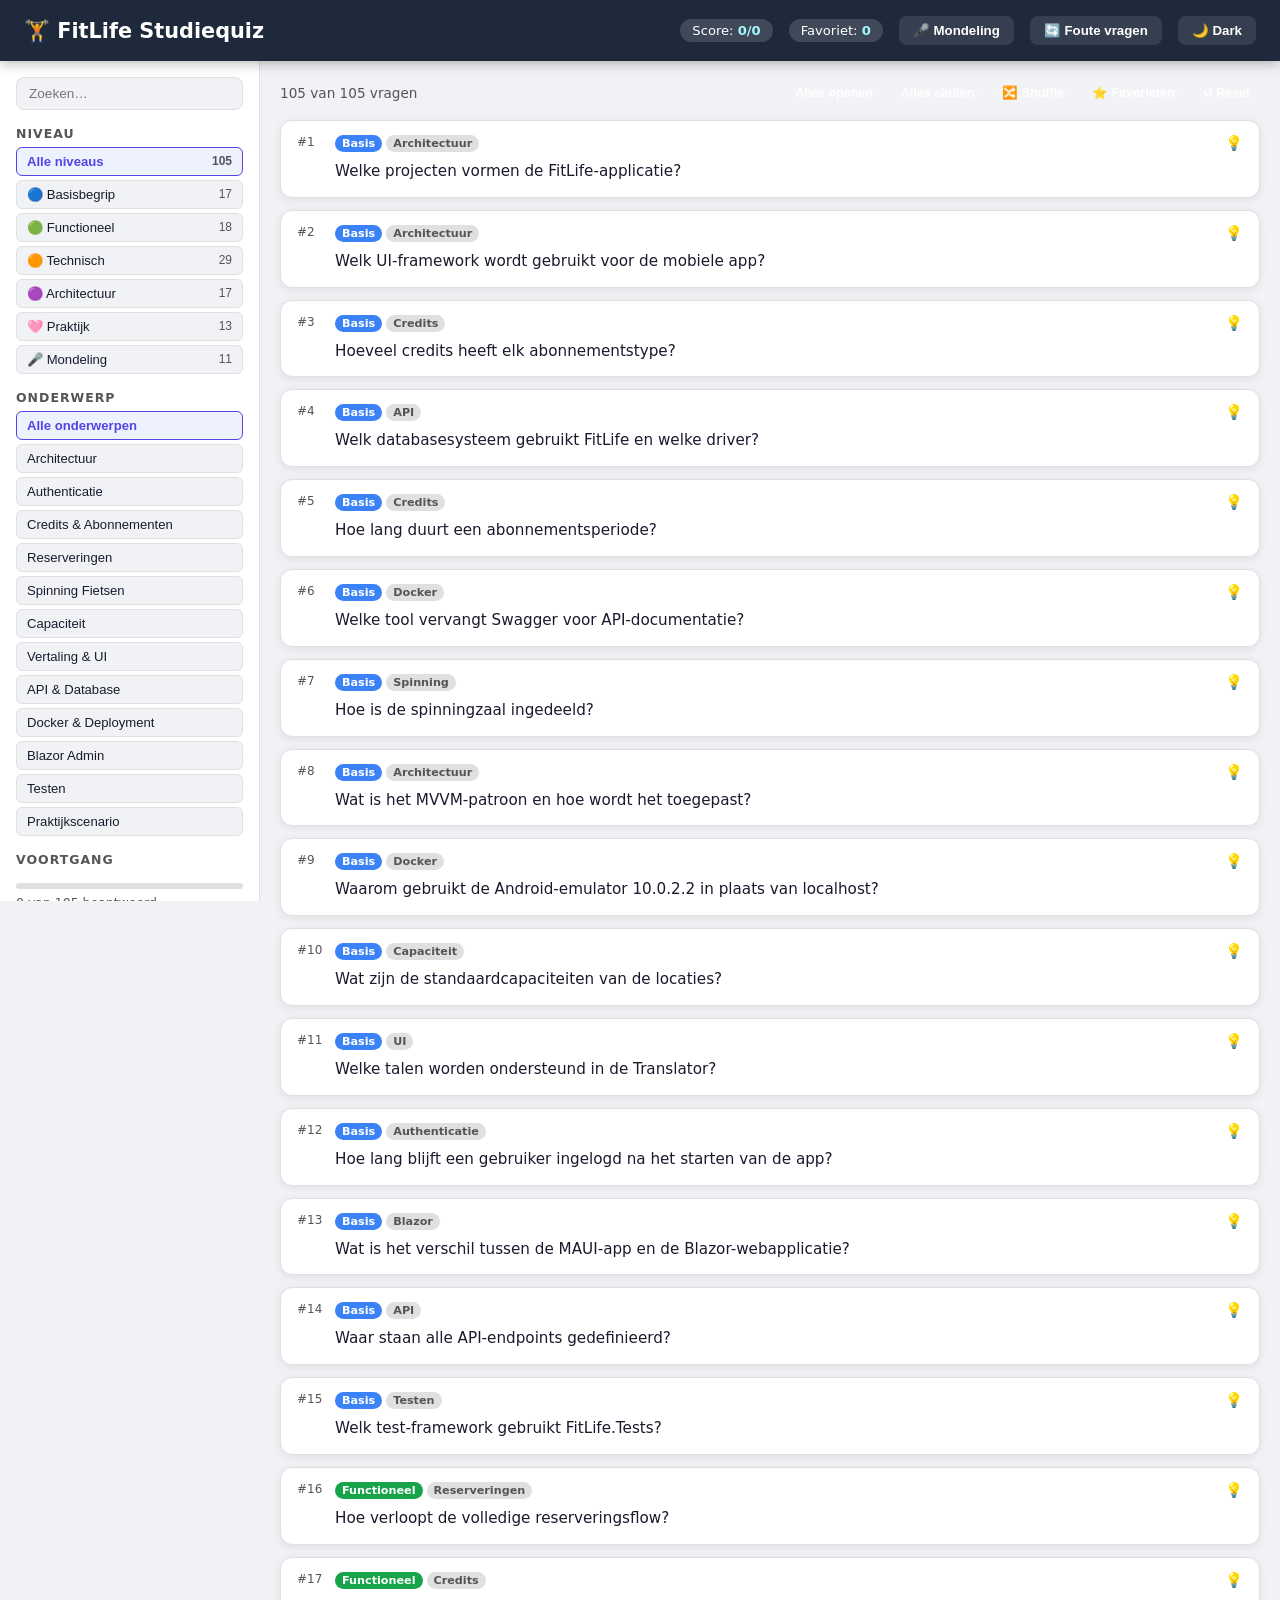
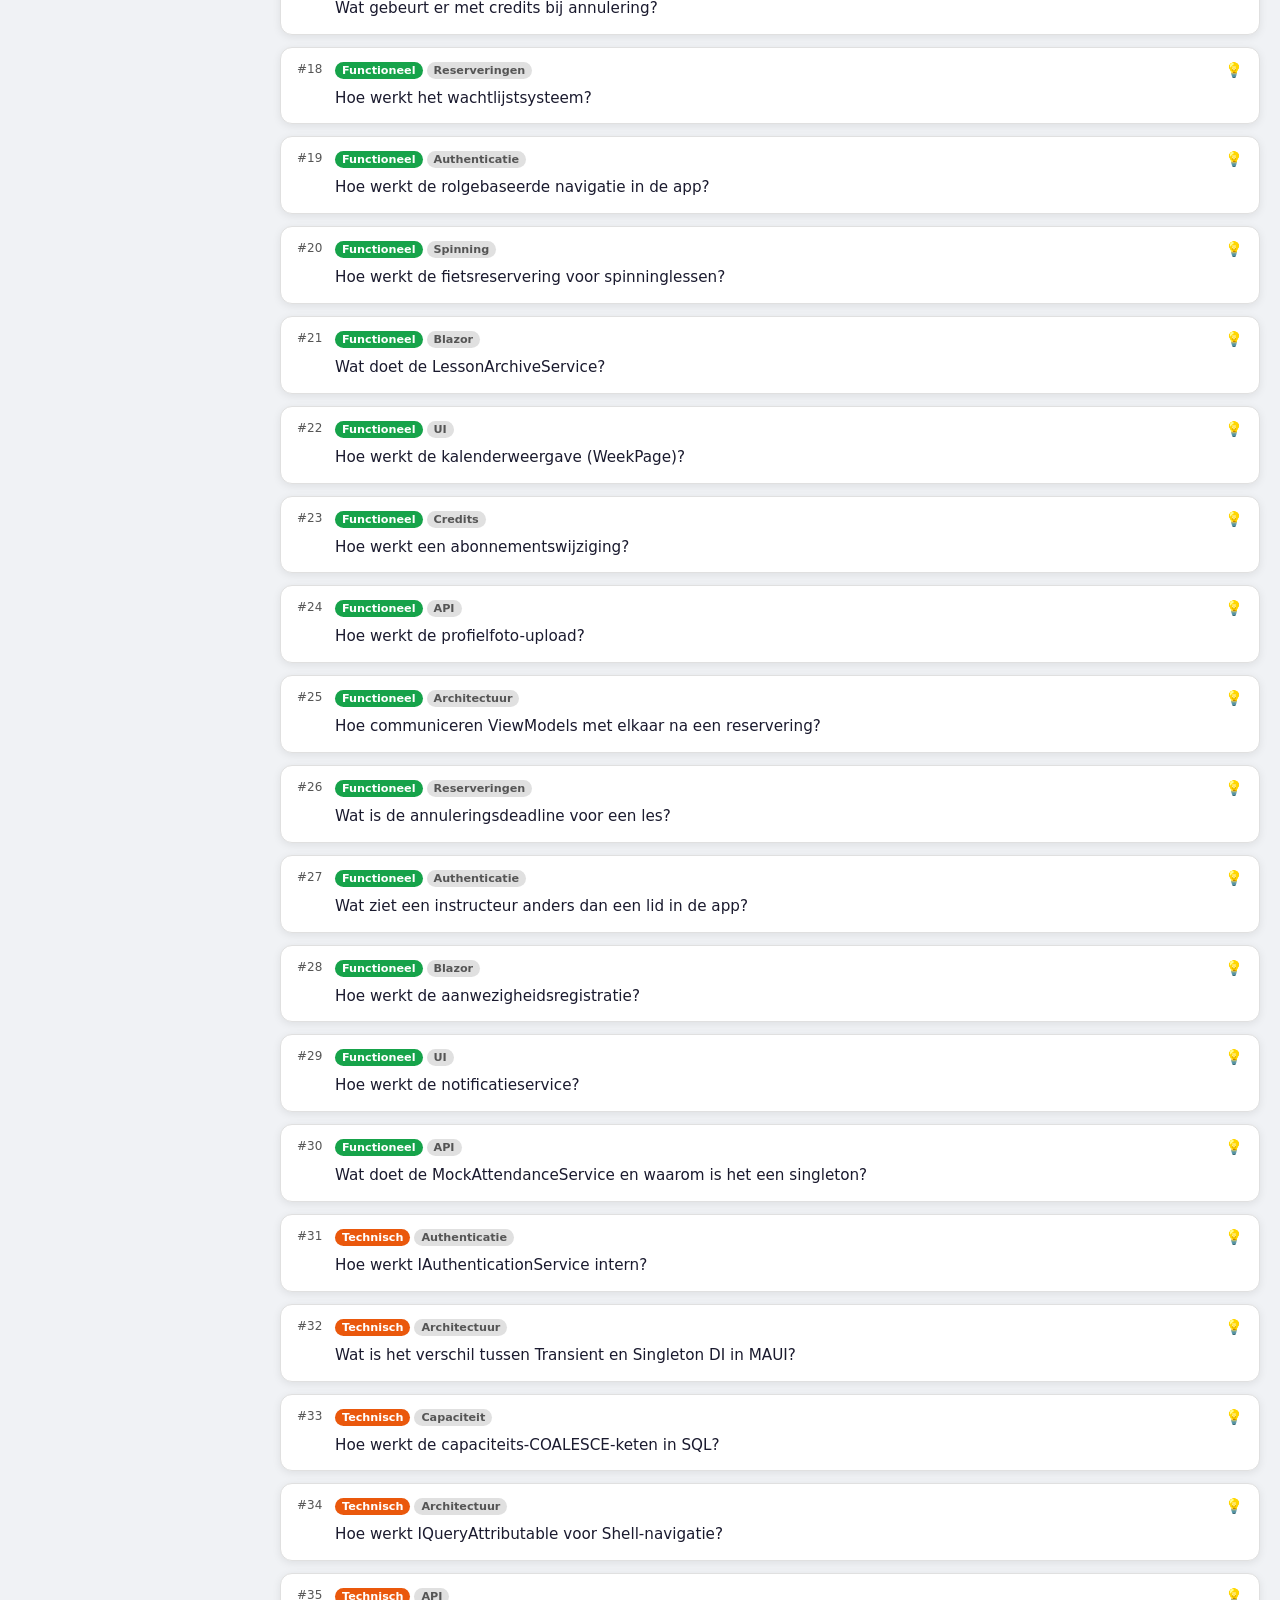
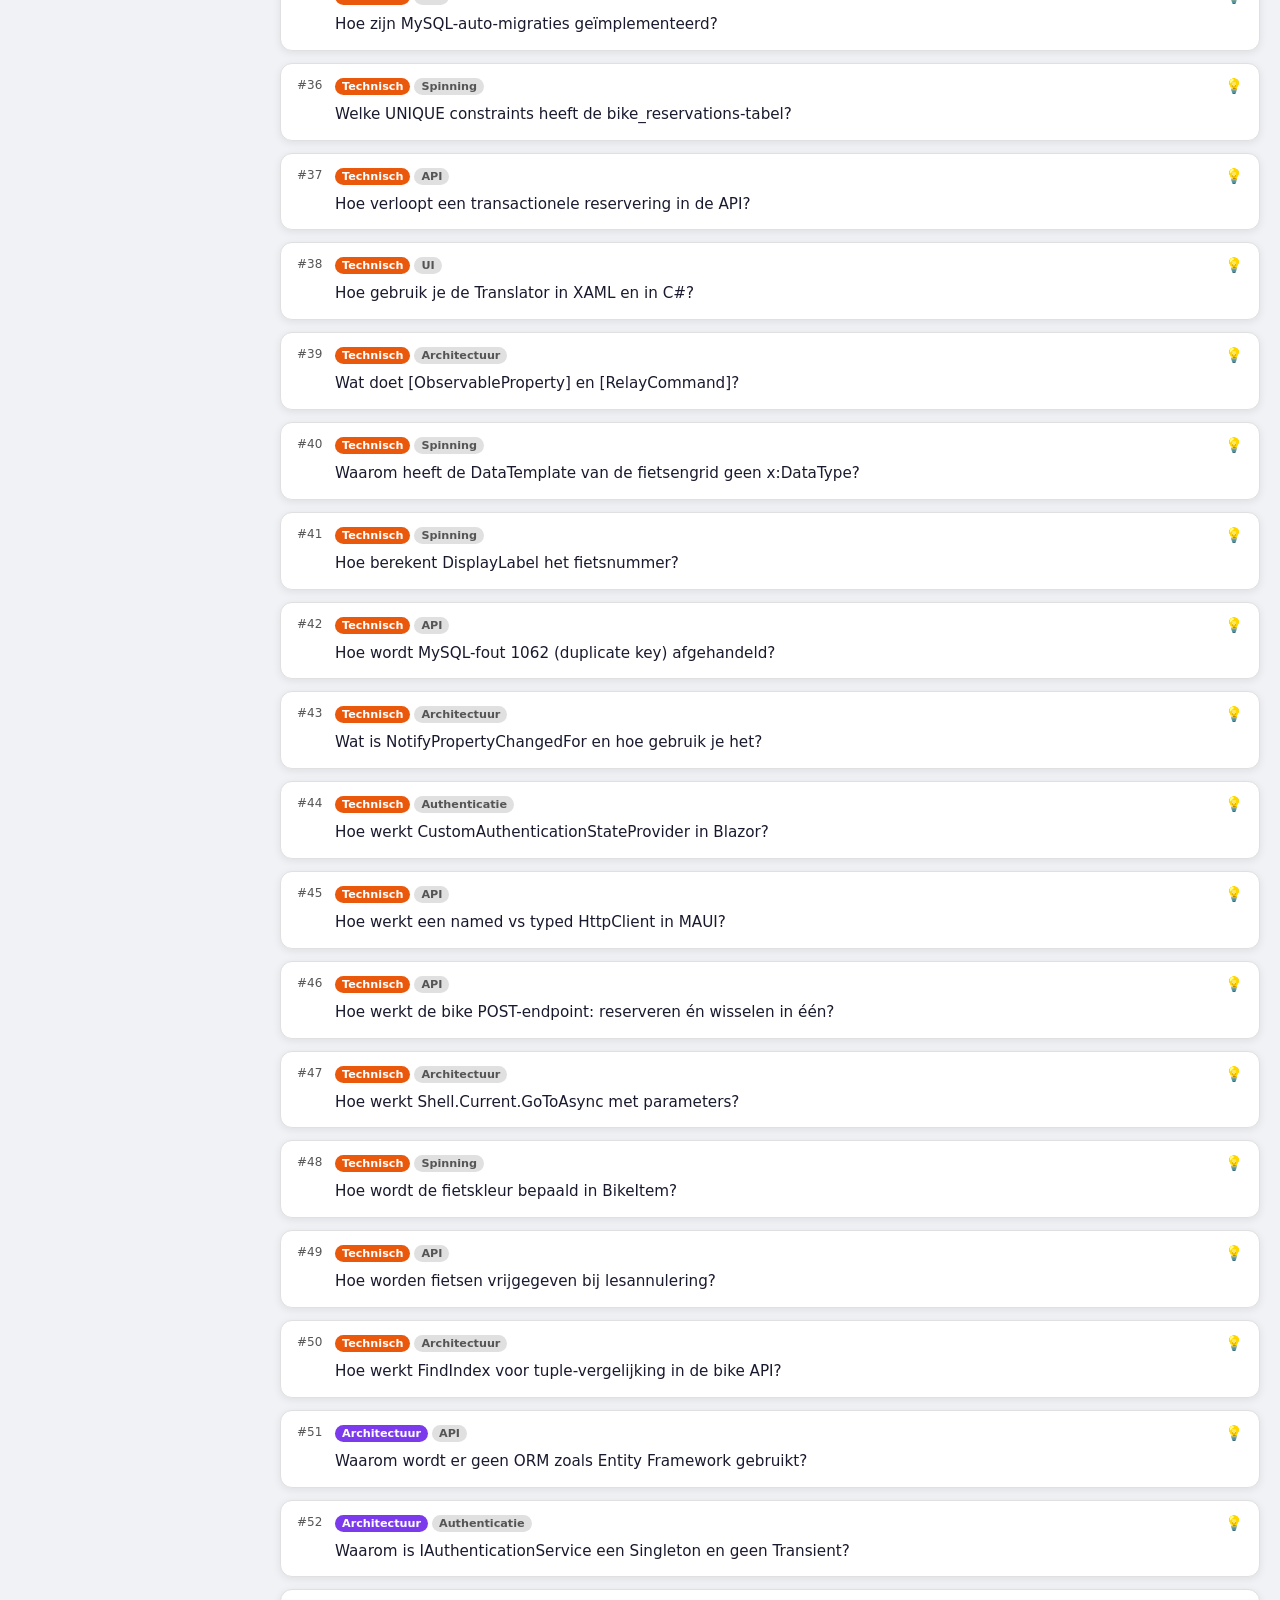
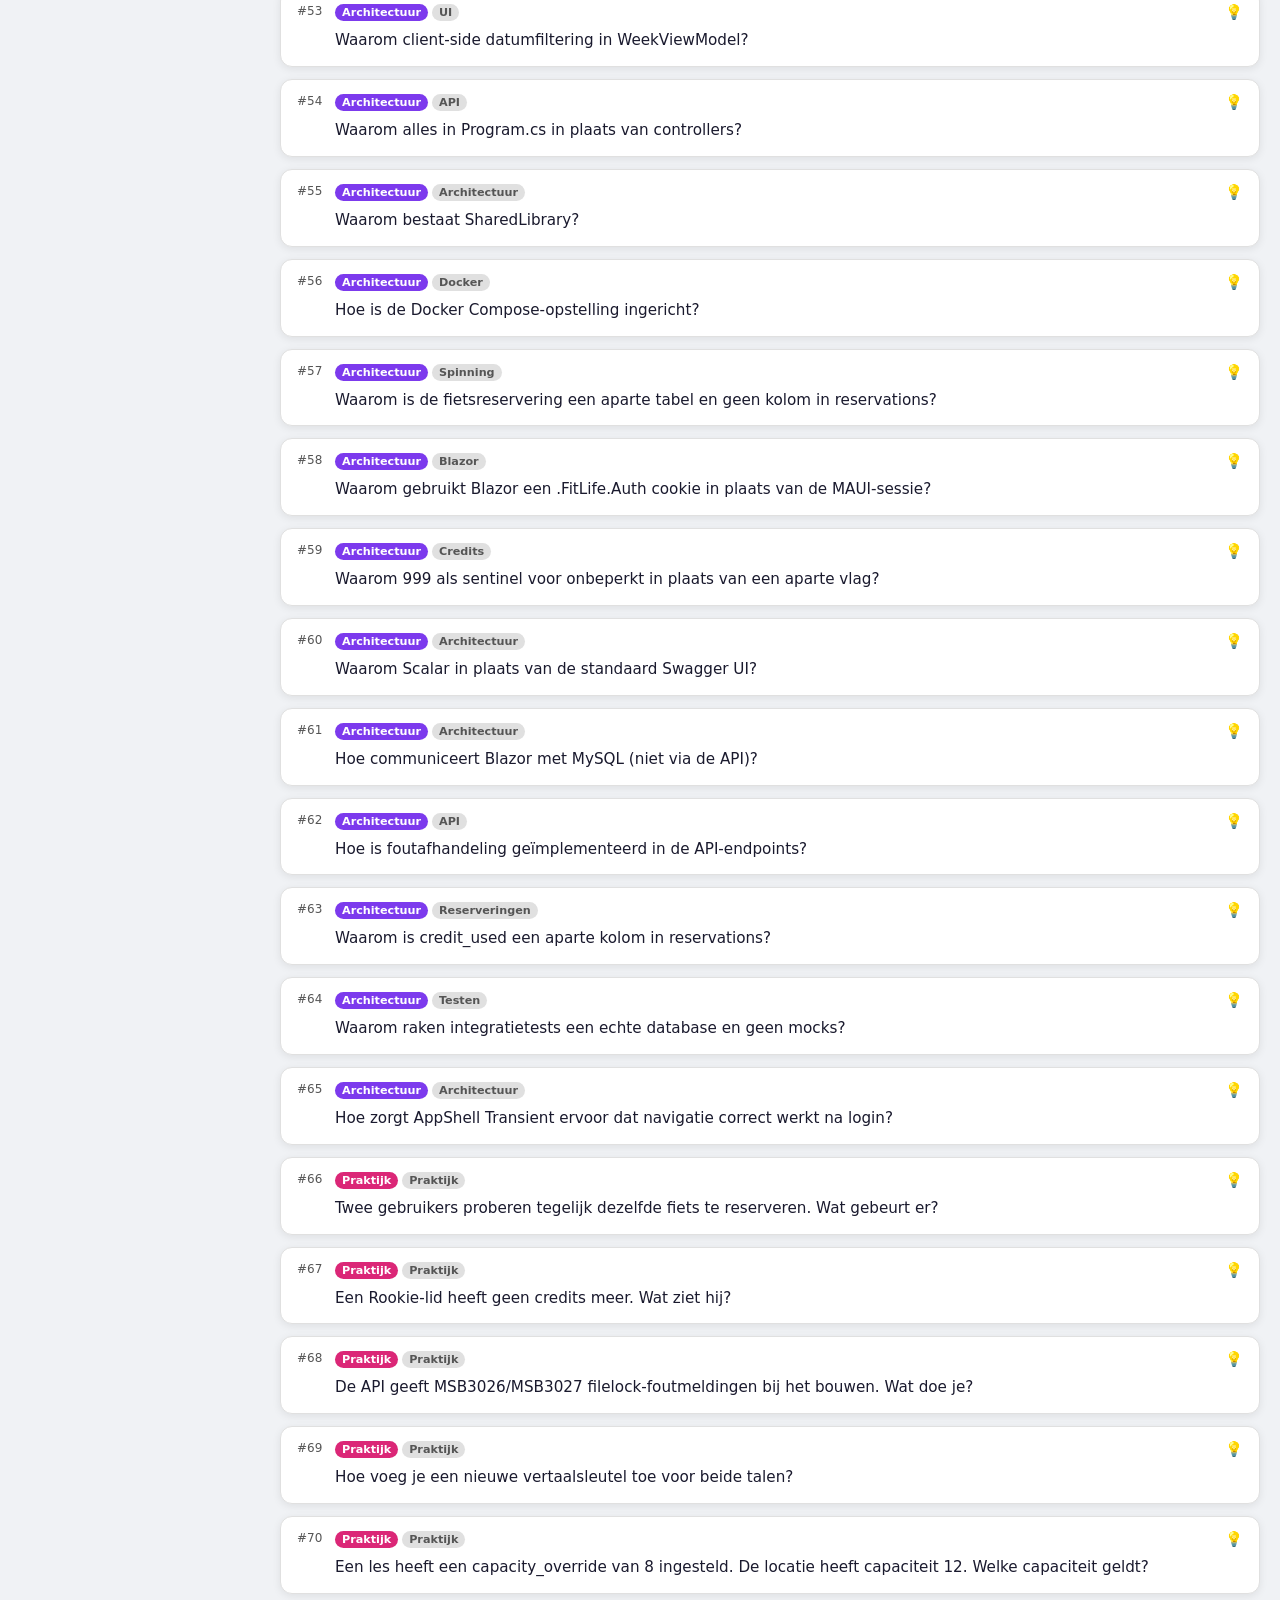
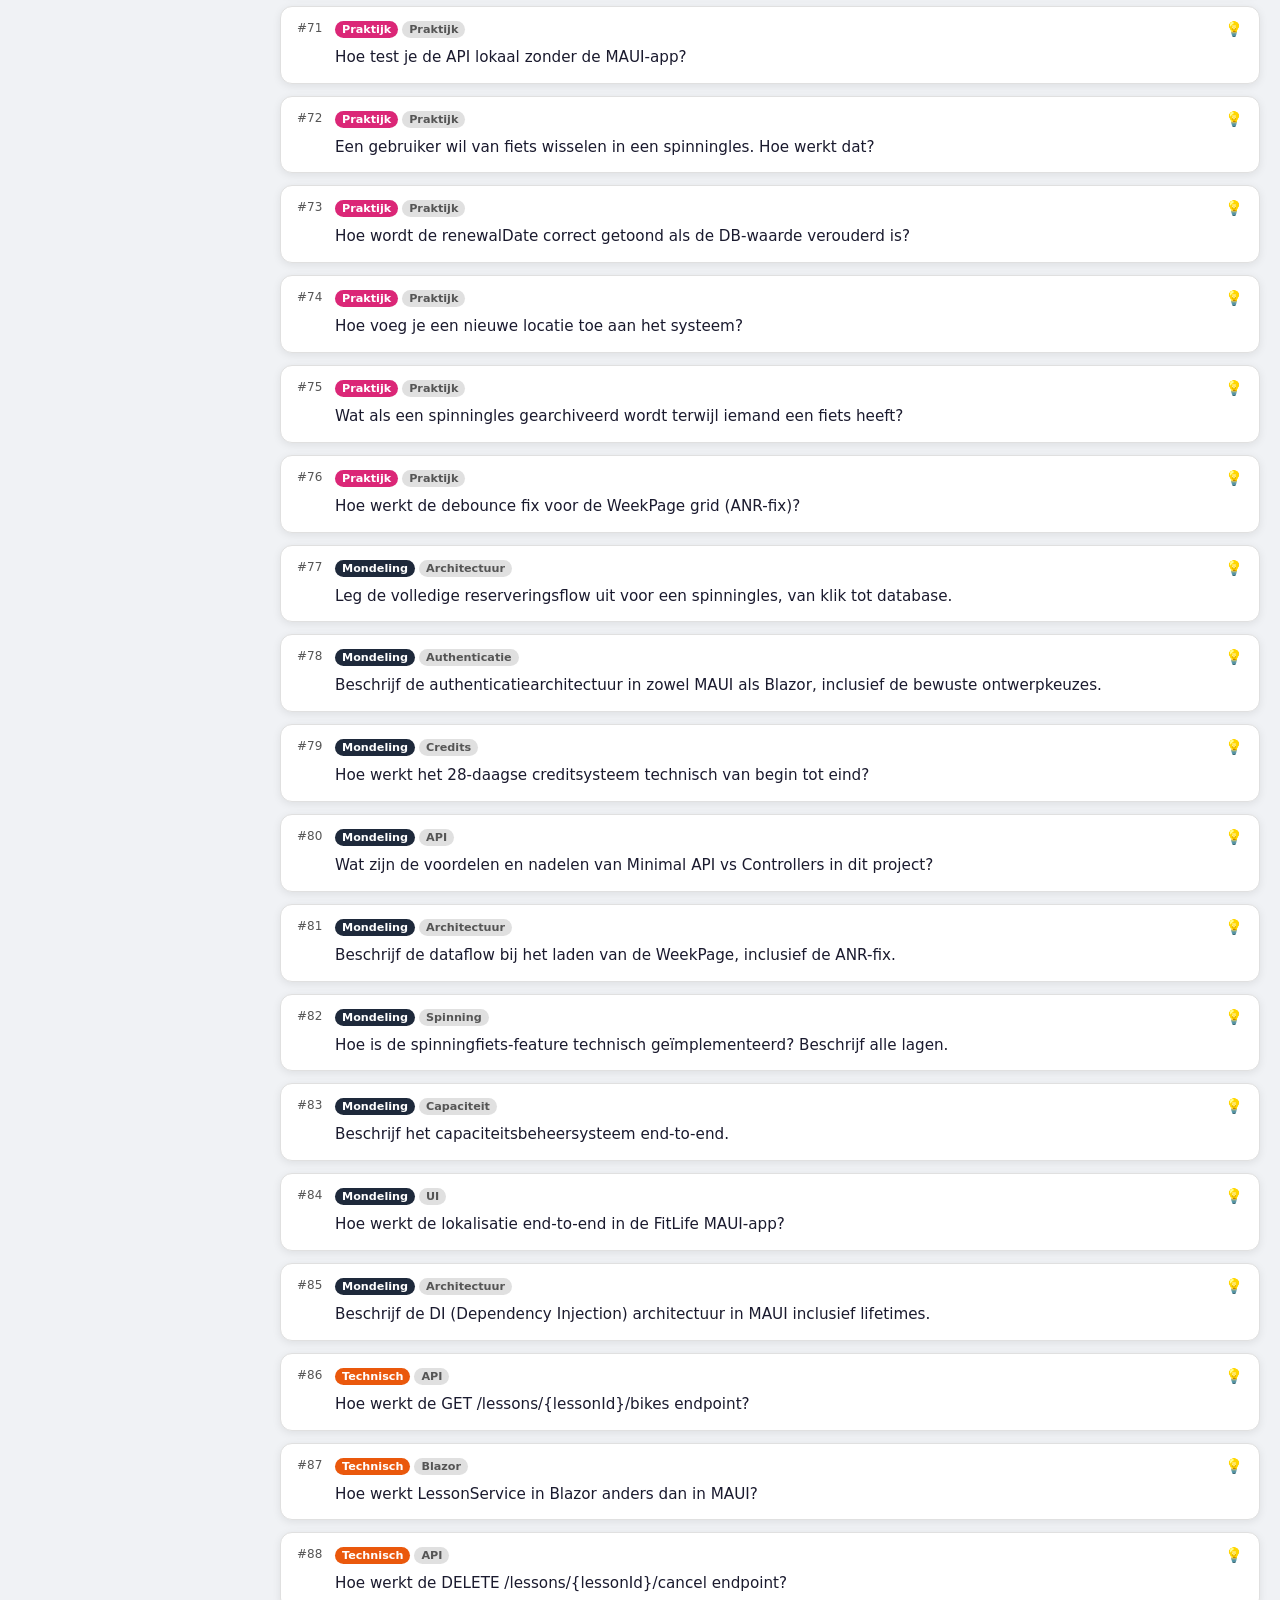
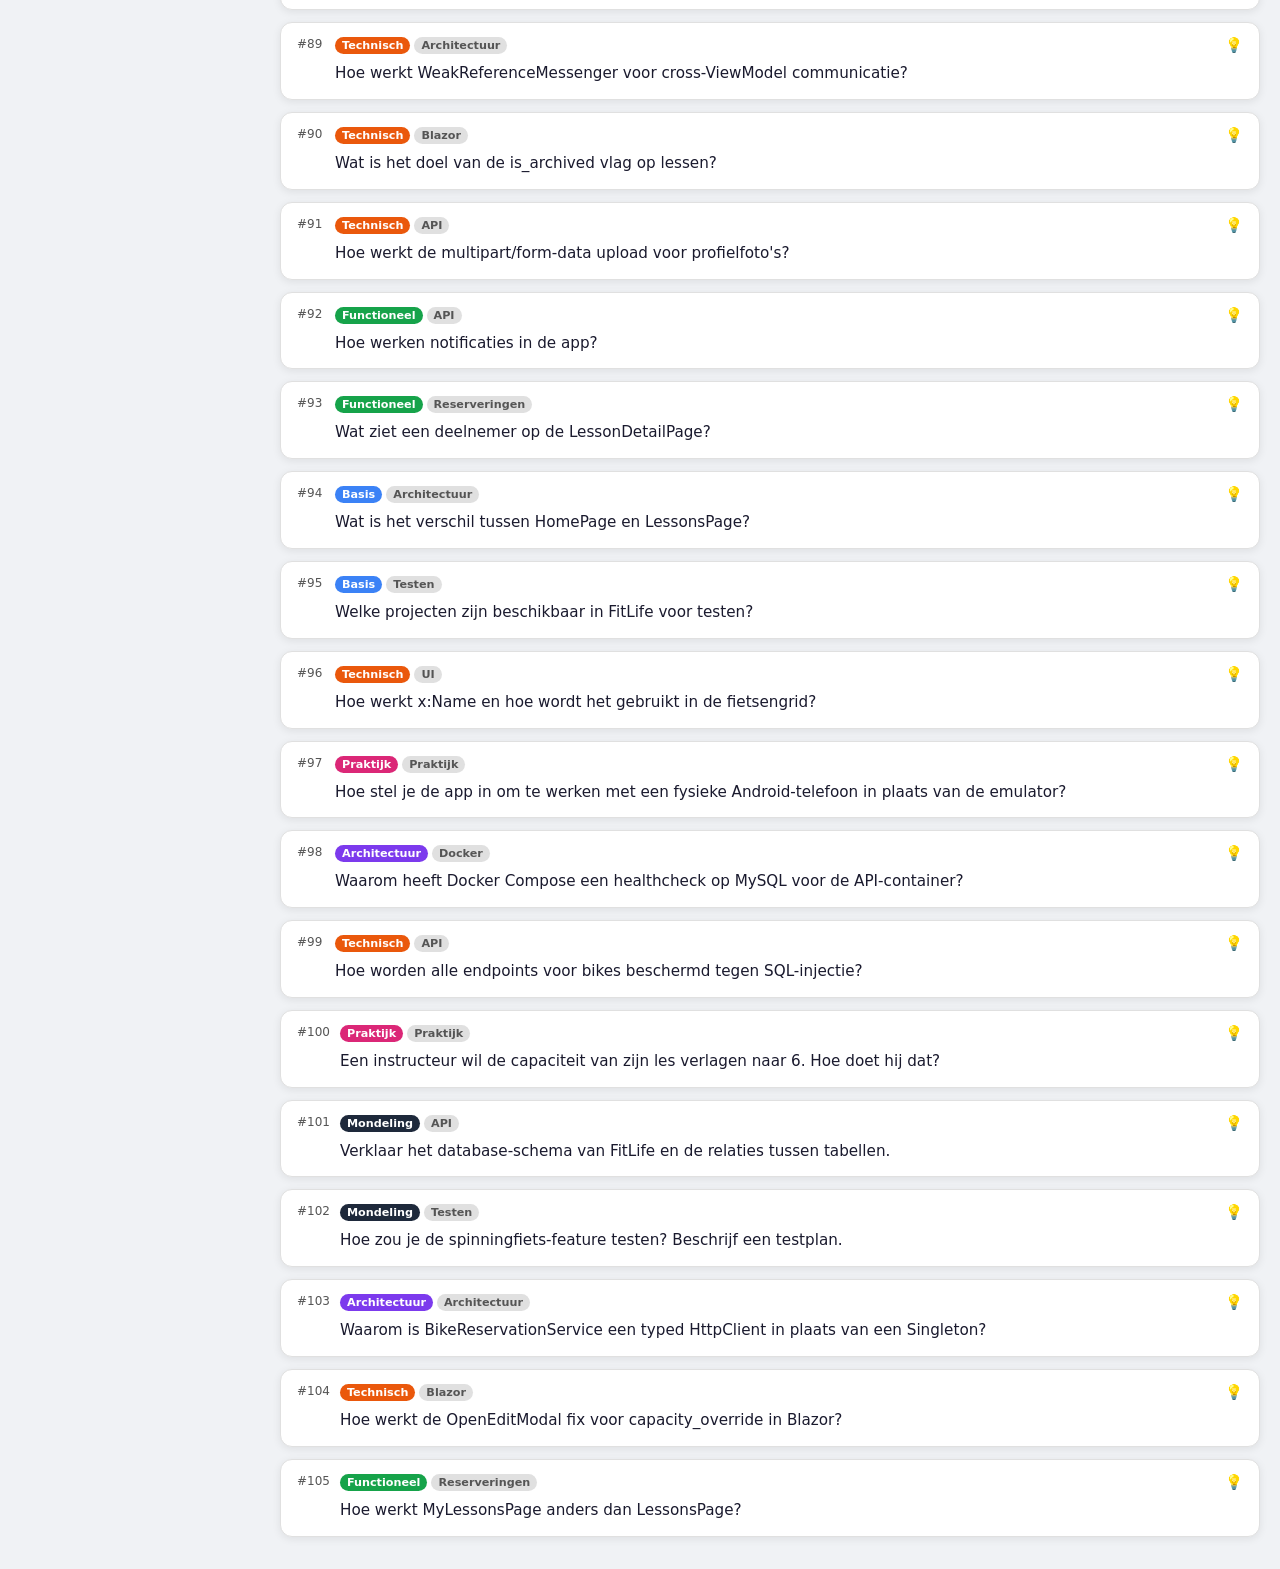
<file: quiz.html>
<!DOCTYPE html>
<html lang="nl">
<head>
<meta charset="UTF-8">
<meta name="viewport" content="width=device-width, initial-scale=1.0">
<title>FitLife Studiequiz</title>
<style>
*{box-sizing:border-box;margin:0;padding:0}
:root{
  --bg:#f0f2f5;--card:#fff;--text:#1a1a2e;--sub:#555;--border:#e0e0e0;
  --primary:#4f46e5;--primary-light:#eef2ff;--green:#16a34a;--red:#dc2626;
  --orange:#ea580c;--purple:#7c3aed;--yellow:#ca8a04;--dark:#1e293b;
  --badge-basic:#3b82f6;--badge-func:#16a34a;--badge-tech:#ea580c;
  --badge-arch:#7c3aed;--badge-prak:#db2777;--badge-oral:#1e293b;
  --shadow:0 2px 8px rgba(0,0,0,.08);
}
.dark{
  --bg:#0f172a;--card:#1e293b;--text:#e2e8f0;--sub:#94a3b8;--border:#334155;
  --primary-light:#1e1b4b;--shadow:0 2px 8px rgba(0,0,0,.4);
}
body{font-family:'Segoe UI',system-ui,sans-serif;background:var(--bg);color:var(--text);min-height:100vh}
header{background:var(--dark);color:#fff;padding:16px 24px;display:flex;align-items:center;gap:16px;flex-wrap:wrap;position:sticky;top:0;z-index:100;box-shadow:0 2px 12px rgba(0,0,0,.3)}
header h1{font-size:1.3rem;font-weight:700;flex:1}
.stat-pill{background:rgba(255,255,255,.15);border-radius:20px;padding:4px 12px;font-size:.82rem;white-space:nowrap}
.stat-pill span{font-weight:700;color:#a5f3fc}
.btn{cursor:pointer;border:none;border-radius:8px;padding:7px 14px;font-size:.83rem;font-weight:600;transition:.15s}
.btn-ghost{background:rgba(255,255,255,.1);color:#fff}.btn-ghost:hover{background:rgba(255,255,255,.2)}
.btn-primary{background:var(--primary);color:#fff}.btn-primary:hover{opacity:.9}
.btn-success{background:var(--green);color:#fff}
.btn-danger{background:var(--red);color:#fff}
.btn-sm{padding:4px 10px;font-size:.78rem}

.layout{display:flex;min-height:calc(100vh - 60px)}
aside{width:260px;flex-shrink:0;background:var(--card);border-right:1px solid var(--border);padding:16px;overflow-y:auto;max-height:calc(100vh - 60px);position:sticky;top:60px}
aside h3{font-size:.78rem;text-transform:uppercase;letter-spacing:.08em;color:var(--sub);margin:16px 0 6px}
aside h3:first-child{margin-top:0}
.search-box{width:100%;border:1px solid var(--border);border-radius:8px;padding:8px 12px;background:var(--bg);color:var(--text);font-size:.85rem}
.search-box:focus{outline:2px solid var(--primary)}
.filter-btn{display:block;width:100%;text-align:left;border:1px solid var(--border);border-radius:6px;padding:6px 10px;margin-bottom:4px;background:var(--bg);color:var(--text);font-size:.82rem;cursor:pointer;transition:.12s}
.filter-btn:hover{border-color:var(--primary);background:var(--primary-light)}
.filter-btn.active{border-color:var(--primary);background:var(--primary-light);font-weight:600;color:var(--primary)}
.filter-btn .count{float:right;font-size:.75rem;color:var(--sub)}
.progress-bar{height:6px;background:var(--border);border-radius:3px;margin-top:16px;overflow:hidden}
.progress-fill{height:100%;background:var(--green);border-radius:3px;transition:.3s}

main{flex:1;padding:20px;overflow-y:auto}
.toolbar{display:flex;gap:8px;flex-wrap:wrap;margin-bottom:16px;align-items:center}
.toolbar .spacer{flex:1}
#question-count{font-size:.85rem;color:var(--sub)}

.card{background:var(--card);border:1px solid var(--border);border-radius:12px;margin-bottom:12px;box-shadow:var(--shadow);transition:.2s}
.card:hover{box-shadow:0 4px 16px rgba(0,0,0,.12)}
.card-header{padding:14px 16px;display:flex;align-items:flex-start;gap:10px;cursor:pointer}
.card-body{padding:0 16px 14px;display:none}
.card.open .card-body{display:block}
.card.correct{border-left:4px solid var(--green)}
.card.incorrect{border-left:4px solid var(--red)}
.card.favorited .fav-btn{color:#f59e0b}

.q-text{flex:1;font-size:.95rem;font-weight:500;line-height:1.5}
.q-num{font-size:.75rem;color:var(--sub);min-width:28px}
.badges{display:flex;gap:4px;flex-wrap:wrap;margin-bottom:8px}
.badge{font-size:.7rem;font-weight:700;padding:2px 7px;border-radius:10px;color:#fff;white-space:nowrap}
.badge-basic{background:var(--badge-basic)}
.badge-func{background:var(--badge-func)}
.badge-tech{background:var(--badge-tech)}
.badge-arch{background:var(--badge-arch)}
.badge-prak{background:var(--badge-prak)}
.badge-oral{background:var(--badge-oral)}
.badge-topic{background:var(--border);color:var(--sub)}

.answer-box{background:var(--primary-light);border:1px solid var(--primary);border-radius:8px;padding:12px;margin-top:4px;font-size:.88rem;line-height:1.6}
.answer-box strong{color:var(--primary)}
.explain{margin-top:8px;font-size:.82rem;color:var(--sub);line-height:1.6;border-top:1px solid var(--border);padding-top:8px}
.card-footer{display:flex;gap:6px;margin-top:10px;align-items:center}
.card-footer .spacer{flex:1}
.fav-btn{background:none;border:none;cursor:pointer;font-size:1.1rem;padding:4px;color:var(--sub)}

/* Multiple choice */
.choices{display:flex;flex-direction:column;gap:6px;margin-top:4px}
.choice-btn{display:flex;align-items:flex-start;gap:8px;text-align:left;border:1px solid var(--border);border-radius:8px;padding:10px 12px;background:var(--bg);color:var(--text);font-size:.87rem;line-height:1.5;cursor:pointer;transition:.15s;width:100%}
.choice-btn:hover{border-color:var(--primary);background:var(--primary-light)}
.choice-btn .opt-letter{font-weight:700;color:var(--primary);min-width:18px}
.choice-btn.disabled{cursor:default;pointer-events:none}
.choice-btn.correct{border-color:var(--green);background:rgba(22,163,74,.14);color:var(--green)}
.choice-btn.correct .opt-letter{color:var(--green)}
.choice-btn.incorrect{border-color:var(--red);background:rgba(220,38,38,.14);color:var(--red)}
.choice-btn.incorrect .opt-letter{color:var(--red)}

/* Oral exam overlay */
#oral-overlay{position:fixed;inset:0;background:rgba(0,0,0,.7);z-index:200;display:none;justify-content:center;align-items:center}
#oral-overlay.show{display:flex}
.oral-card{background:var(--card);border-radius:16px;padding:28px;max-width:680px;width:95%;max-height:90vh;overflow-y:auto;box-shadow:0 20px 60px rgba(0,0,0,.4)}
.oral-card h2{font-size:1.1rem;margin-bottom:4px;color:var(--sub);text-transform:uppercase;font-size:.75rem;letter-spacing:.08em}
.oral-q{font-size:1.15rem;font-weight:600;margin:12px 0;line-height:1.5}
.timer-bar{height:8px;background:var(--border);border-radius:4px;margin:12px 0;overflow:hidden}
.timer-fill{height:100%;background:var(--orange);border-radius:4px;transition:width 1s linear}
.oral-section{background:var(--bg);border-radius:8px;padding:12px;margin:10px 0;font-size:.88rem;line-height:1.6}
.oral-section h4{font-size:.78rem;text-transform:uppercase;letter-spacing:.06em;color:var(--sub);margin-bottom:6px}
.followups li{margin-left:16px;margin-bottom:4px}
.tips li{margin-left:16px;margin-bottom:4px;color:var(--sub)}
.oral-footer{display:flex;gap:8px;margin-top:16px;flex-wrap:wrap}

/* Toast */
.toast{position:fixed;bottom:24px;right:24px;background:var(--dark);color:#fff;padding:10px 16px;border-radius:8px;font-size:.85rem;z-index:300;opacity:0;transition:.3s;pointer-events:none}
.toast.show{opacity:1}

@media(max-width:700px){
  aside{display:none}
  .layout{flex-direction:column}
}
</style>
</head>
<body>
<header>
  <h1>🏋️ FitLife Studiequiz</h1>
  <div class="stat-pill">Score: <span id="score-display">0/0</span></div>
  <div class="stat-pill">Favoriet: <span id="fav-count">0</span></div>
  <button class="btn btn-ghost" onclick="startOralExam()">🎤 Mondeling</button>
  <button class="btn btn-ghost" onclick="showRetryMode()">🔄 Foute vragen</button>
  <button class="btn btn-ghost" onclick="toggleTheme()" id="theme-btn">🌙 Dark</button>
</header>

<div class="layout">
<aside>
  <input class="search-box" type="search" placeholder="Zoeken…" id="search-input" oninput="applyFilters()">

  <h3>Niveau</h3>
  <button class="filter-btn active" data-filter="level" data-value="all" onclick="setFilter('level','all',this)">Alle niveaus <span class="count" id="cnt-all"></span></button>
  <button class="filter-btn" data-filter="level" data-value="basic" onclick="setFilter('level','basic',this)">🔵 Basisbegrip <span class="count" id="cnt-basic"></span></button>
  <button class="filter-btn" data-filter="level" data-value="func" onclick="setFilter('level','func',this)">🟢 Functioneel <span class="count" id="cnt-func"></span></button>
  <button class="filter-btn" data-filter="level" data-value="tech" onclick="setFilter('level','tech',this)">🟠 Technisch <span class="count" id="cnt-tech"></span></button>
  <button class="filter-btn" data-filter="level" data-value="arch" onclick="setFilter('level','arch',this)">🟣 Architectuur <span class="count" id="cnt-arch"></span></button>
  <button class="filter-btn" data-filter="level" data-value="prak" onclick="setFilter('level','prak',this)">🩷 Praktijk <span class="count" id="cnt-prak"></span></button>
  <button class="filter-btn" data-filter="level" data-value="oral" onclick="setFilter('level','oral',this)">🎤 Mondeling <span class="count" id="cnt-oral"></span></button>

  <h3>Onderwerp</h3>
  <button class="filter-btn active" data-filter="topic" data-value="all" onclick="setFilter('topic','all',this)">Alle onderwerpen</button>
  <button class="filter-btn" data-filter="topic" data-value="Architectuur" onclick="setFilter('topic','Architectuur',this)">Architectuur</button>
  <button class="filter-btn" data-filter="topic" data-value="Authenticatie" onclick="setFilter('topic','Authenticatie',this)">Authenticatie</button>
  <button class="filter-btn" data-filter="topic" data-value="Credits" onclick="setFilter('topic','Credits',this)">Credits & Abonnementen</button>
  <button class="filter-btn" data-filter="topic" data-value="Reserveringen" onclick="setFilter('topic','Reserveringen',this)">Reserveringen</button>
  <button class="filter-btn" data-filter="topic" data-value="Spinning" onclick="setFilter('topic','Spinning',this)">Spinning Fietsen</button>
  <button class="filter-btn" data-filter="topic" data-value="Capaciteit" onclick="setFilter('topic','Capaciteit',this)">Capaciteit</button>
  <button class="filter-btn" data-filter="topic" data-value="UI" onclick="setFilter('topic','UI',this)">Vertaling & UI</button>
  <button class="filter-btn" data-filter="topic" data-value="API" onclick="setFilter('topic','API',this)">API & Database</button>
  <button class="filter-btn" data-filter="topic" data-value="Docker" onclick="setFilter('topic','Docker',this)">Docker & Deployment</button>
  <button class="filter-btn" data-filter="topic" data-value="Blazor" onclick="setFilter('topic','Blazor',this)">Blazor Admin</button>
  <button class="filter-btn" data-filter="topic" data-value="Testen" onclick="setFilter('topic','Testen',this)">Testen</button>
  <button class="filter-btn" data-filter="topic" data-value="Praktijk" onclick="setFilter('topic','Praktijk',this)">Praktijkscenario</button>

  <h3>Voortgang</h3>
  <div class="progress-bar"><div class="progress-fill" id="prog-fill" style="width:0%"></div></div>
  <p style="font-size:.78rem;color:var(--sub);margin-top:6px" id="prog-label">0 van 0 beantwoord</p>
</aside>

<main>
  <div class="toolbar">
    <span id="question-count"></span>
    <span class="spacer"></span>
    <button class="btn btn-ghost btn-sm" onclick="expandAll()">Alles openen</button>
    <button class="btn btn-ghost btn-sm" onclick="collapseAll()">Alles sluiten</button>
    <button class="btn btn-ghost btn-sm" onclick="shuffleVisible()">🔀 Shuffle</button>
    <button class="btn btn-ghost btn-sm" onclick="showFavs()">⭐ Favorieten</button>
    <button class="btn btn-ghost btn-sm" onclick="resetAll()">↺ Reset</button>
  </div>
  <div id="cards-container"></div>
</main>
</div>

<!-- Oral exam overlay -->
<div id="oral-overlay">
  <div class="oral-card">
    <h2>🎤 Mondelinge Examenvraag</h2>
    <div class="oral-q" id="oral-q-text"></div>
    <div style="font-size:.8rem;color:var(--sub)">Denktijd: <span id="timer-secs">60</span>s</div>
    <div class="timer-bar"><div class="timer-fill" id="timer-fill" style="width:100%"></div></div>
    <div id="oral-answer-section" style="display:none">
      <div class="oral-section">
        <h4>📝 Voorbeeldantwoord</h4>
        <div id="oral-answer"></div>
      </div>
      <div class="oral-section">
        <h4>❓ Vervolgvragen</h4>
        <ul class="followups" id="oral-followups"></ul>
      </div>
      <div class="oral-section">
        <h4>💡 Tips</h4>
        <ul class="tips" id="oral-tips"></ul>
      </div>
    </div>
    <div class="oral-footer">
      <button class="btn btn-primary" onclick="revealOralAnswer()" id="reveal-oral-btn">Toon antwoord</button>
      <button class="btn btn-success" onclick="nextOralQuestion()">Volgende vraag →</button>
      <button class="btn btn-ghost" onclick="closeOral()">✕ Sluiten</button>
    </div>
  </div>
</div>

<div class="toast" id="toast"></div>

<script>
// ── DATA ─────────────────────────────────────────────────────────────────────
const Q = [
// ===== BASISBEGRIP =====
{id:1,level:'basic',topic:'Architectuur',q:'Welke projecten vormen de FitLife-applicatie?',
a:'FitLife bestaat uit 5 projecten: <strong>FitLife.API</strong> (ASP.NET Core Minimal API backend), <strong>FitLife.Maui</strong> (.NET MAUI mobiele app), <strong>FitLife.BlazorWebApp</strong> (Blazor Server admin panel), <strong>FitLife.SharedLibrary</strong> (gedeelde DTOs/modellen) en <strong>FitLife.Tests</strong> (tests).',
explain:'De opsplitsing zorgt ervoor dat DTOs maar één keer gedefinieerd worden in SharedLibrary en hergebruikt worden door API, MAUI en Blazor.',
choices:['FitLife.API, FitLife.Maui, FitLife.BlazorWebApp, FitLife.SharedLibrary en FitLife.Tests','FitLife.API, FitLife.Maui en FitLife.BlazorWebApp (3 projecten, geen gedeelde library)','FitLife.Web, FitLife.Mobile, FitLife.Admin en FitLife.Core'],correct:0},

{id:2,level:'basic',topic:'Architectuur',q:'Welk UI-framework wordt gebruikt voor de mobiele app?',
a:'.NET MAUI (Multi-platform App UI). MAUI is Microsofts cross-platform framework voor iOS, Android, Windows en macOS vanuit één codebase.',
explain:'FitLife richt zich op Android (emulator op 10.0.2.2:5000). MAUI gebruikt XAML voor de UI en C# voor de logica.',
choices:['.NET MAUI','Xamarin.Forms','React Native'],correct:0},

{id:3,level:'basic',topic:'Credits',q:'Hoeveel credits heeft elk abonnementstype?',
a:'<strong>Rookie</strong> = 9 credits, <strong>Intermediate</strong> = 13 credits, <strong>Advanced</strong> = 999 credits (sentinel voor onbeperkt).',
explain:'999 is een sentinel value: de code checkt credits > 0 om te reserveren, maar Advanced-leden raken dit nooit kwijt in de praktijk.',
choices:['Rookie=9, Intermediate=13, Advanced=999','Rookie=5, Intermediate=10, Advanced=onbeperkt (NULL)','Rookie=10, Intermediate=20, Advanced=50'],correct:0},

{id:4,level:'basic',topic:'API',q:'Welk databasesysteem gebruikt FitLife en welke driver?',
a:'<strong>MySQL</strong> (8.0+) als database, <strong>MySqlConnector</strong> als driver. Geen ORM zoals Entity Framework — alle SQL wordt handmatig geschreven.',
explain:'MySqlConnector (niet MySql.Data) is volledig async-compatibel met .NET. Raw SQL geeft meer controle over queries en transacties.',
choices:['MySQL met MySqlConnector','SQL Server met Entity Framework Core','PostgreSQL met Npgsql'],correct:0},

{id:5,level:'basic',topic:'Credits',q:'Hoe lang duurt een abonnementsperiode?',
a:'<strong>28 dagen</strong> (vier weken), niet een kalendermaand. Dit geeft consistente periodes ongeacht de maandlengte (28/29/30/31 dagen).',
explain:'28 dagen = precies 4 weken. Een kalendermaand zou elke maand een andere lengte hebben, wat de creditreset inconsistent maakt.',
choices:['28 dagen (vier weken)','Een kalendermaand (30/31 dagen)','30 dagen vast'],correct:0},

{id:6,level:'basic',topic:'Docker',q:'Welke tool vervangt Swagger voor API-documentatie?',
a:'<strong>Scalar</strong>. Beschikbaar op <code>/scalar</code> in de Development-omgeving. Genereert een interactieve API-browser op basis van het OpenAPI-schema.',
explain:'Scalar is een modernere, mooiere interface dan de standaard Swagger UI, maar genereert dezelfde OpenAPI spec.',
choices:['Scalar','Swashbuckle UI (standaard Swagger)','Postman Web'],correct:0},

{id:7,level:'basic',topic:'Spinning',q:'Hoe is de spinningzaal ingedeeld?',
a:'<strong>4 rijen × 4 fietsen = 16 fietsen</strong> totaal. Fietsen zijn genummerd 1–16 in rij-volgorde (rij 1: 1–4, rij 2: 5–8, rij 3: 9–12, rij 4: 13–16).',
explain:'De DisplayLabel-eigenschap berekent dit als (RowNumber - 1) * 4 + BikeNumber.',
choices:['4 rijen x 4 fietsen = 16 fietsen','5 rijen x 4 fietsen = 20 fietsen','4 rijen x 5 fietsen = 20 fietsen'],correct:0},

{id:8,level:'basic',topic:'Architectuur',q:'Wat is het MVVM-patroon en hoe wordt het toegepast?',
a:'Model-View-ViewModel. <strong>Views</strong> (XAML-pagina\'s) binden aan <strong>ViewModel</strong>-properties via data binding. <strong>ViewModels</strong> (CommunityToolkit.Mvvm) bevatten de bedrijfslogica. <strong>Models</strong> zijn de domeinentiteiten/DTOs.',
explain:'CommunityToolkit.Mvvm gebruikt source generators: [ObservableProperty] genereert automatisch de property + INotifyPropertyChanged-aanroep. [RelayCommand] genereert een ICommand.',
choices:['Model-View-ViewModel, met CommunityToolkit.Mvvm data binding','Model-View-Controller, met Razor Pages','Model-View-Presenter, met handmatige event handlers'],correct:0},

{id:9,level:'basic',topic:'Docker',q:'Waarom gebruikt de Android-emulator 10.0.2.2 in plaats van localhost?',
a:'In de Android-emulator verwijst <code>localhost</code> naar de emulator zelf, niet naar de hostmachine. <code>10.0.2.2</code> is het speciale alias voor de Windows-hostmachine.',
explain:'In MauiProgram.cs staat: DeviceInfo.Platform == DevicePlatform.Android ? "http://10.0.2.2:5000/" : "http://localhost:5000/"',
choices:['10.0.2.2 is het alias voor de hostmachine in de Android-emulator (localhost wijst naar de emulator zelf)','10.0.2.2 is het standaard loopback-adres van Android zelf','10.0.2.2 is het IP van de MySQL-server in Docker'],correct:0},

{id:10,level:'basic',topic:'Capaciteit',q:'Wat zijn de standaardcapaciteiten van de locaties?',
a:'Zaal 1, 2 en 3 = <strong>12 personen</strong>, Buitenruimte = <strong>20 personen</strong>, Spinning = <strong>16 personen</strong>.',
explain:'Deze waarden staan in de locations-tabel. Ze kunnen overschreven worden via capacity_override op les-niveau.',
choices:['Zaal 1/2/3=12, Buitenruimte=20, Spinning=16','Zaal 1/2/3=15, Buitenruimte=25, Spinning=16','Alle locaties=20 personen'],correct:0},

{id:11,level:'basic',topic:'UI',q:'Welke talen worden ondersteund in de Translator?',
a:'<strong>Nederlands (NL)</strong> als standaard en <strong>Engels (EN)</strong>. De taal wordt ingesteld via SettingsViewModel en opgeslagen in Preferences.',
explain:'Translator.T("Key") geeft de string in de actieve taal. Er zijn 400+ vertaalsleutels. Placeholders werken met string.Format: Translator.T("Key", arg1, arg2).',
choices:['Nederlands en Engels','Nederlands, Engels en Frans','Alleen Engels (Nederlands volgt later)'],correct:0},

{id:12,level:'basic',topic:'Authenticatie',q:'Hoe lang blijft een gebruiker ingelogd na het starten van de app?',
a:'Zolang de app open blijft. IAuthenticationService is een <strong>Singleton</strong> die de LoginResponse in geheugen cachet. Bij het sluiten van de app gaat de sessie verloren.',
explain:'Er is geen persistent token (JWT/cookie) in MAUI. Bij elke app-herstart moet de gebruiker opnieuw inloggen.',
choices:['Zolang de app open blijft (in-memory Singleton, geen persistent token)','30 dagen via een opgeslagen JWT-token','Tot de gebruiker handmatig uitlogt, ook na herstart van de app'],correct:0},

{id:13,level:'basic',topic:'Blazor',q:'Wat is het verschil tussen de MAUI-app en de Blazor-webapplicatie?',
a:'<strong>MAUI</strong> is de mobiele app voor eindgebruikers (leden en instructeurs). <strong>Blazor</strong> is het web-admin-panel voor beheerders: lessen beheren, leden beheren, rapportages, capaciteitsinstellingen.',
explain:'Blazor Server draait de UI op de server en communiceert via SignalR. Blazor praat ook direct met MySQL (via eigen services), niet via de API.',
choices:['MAUI = mobiele app voor leden/instructeurs, Blazor = web-adminpanel voor beheerders','MAUI en Blazor zijn beide voor eindgebruikers, alleen op ander platform','Blazor is de mobiele app, MAUI is het adminpanel'],correct:0},

{id:14,level:'basic',topic:'API',q:'Waar staan alle API-endpoints gedefinieerd?',
a:'Alle endpoints zijn inline in <strong>Program.cs</strong> met Minimal API syntax (app.MapGet, app.MapPost, app.MapPut, app.MapDelete). Er zijn geen aparte Controller-klassen.',
explain:'Minimal API is een alternatief voor de traditionele Controller-architectuur. Alle logica zit in lambda\'s direct in Program.cs — handig voor kleinere projecten.',
choices:['Inline in Program.cs met Minimal API (app.MapGet/MapPost/...), geen Controllers','In aparte Controller-klassen met [ApiController]','In een GraphQL-schema'],correct:0},

{id:15,level:'basic',topic:'Testen',q:'Welk test-framework gebruikt FitLife.Tests?',
a:'<strong>xUnit</strong>. Tests dekken 8 domeinen: reserveringen, credits, capaciteit, authenticatie, abonnementen, lessen, fietsen en notificaties.',
explain:'FitLife.UITests bevat aanvullende UI-tests. Integratietests raken een echte (test) MySQL-database, geen mocks.',
choices:['xUnit','NUnit','MSTest'],correct:0},

// ===== FUNCTIONEEL BEGRIP =====
{id:16,level:'func',topic:'Reserveringen',q:'Hoe verloopt de volledige reserveringsflow?',
a:'1. Gebruiker tikt "Reserveer" op LessonDetailPage. 2. LessonDetailViewModel roept ReservationService.ReserveAsync() aan. 3. API checkt capaciteit (COALESCE). 4. API checkt dubbele inschrijving. 5. <strong>BEGIN TRANSACTION</strong>: krediet aftrekken + reservation INSERT. 6. <strong>COMMIT</strong>. 7. <strong>WeakReferenceMessenger</strong> stuurt LessonReservedMessage. 8. IsReserved = true, bikes laden als spinning.',
explain:'De transactie garandeert dat credits en reservering altijd consistent zijn. Als een stap faalt, wordt alles teruggedraaid (ROLLBACK).',
choices:['Capaciteitscheck → dubbele-inschrijving-check → transactie (credit aftrekken + INSERT) → COMMIT → WeakReferenceMessenger-melding','Direct INSERT zonder transactie, credit wordt achteraf via een achtergrondtaak verwerkt','Reservering gaat eerst naar een wachtlijst-tabel en wordt pas later goedgekeurd door een instructeur'],correct:0},

{id:17,level:'func',topic:'Credits',q:'Wat gebeurt er met credits bij annulering?',
a:'Hangt af van het <strong>credit_used</strong>-vlag: als credit_used = 1 (gebruiker had een credit verbruikt) → credit wordt teruggestort. Als credit_used = 0 (admin heeft les toegevoegd) → geen terugstorting.",',
explain:'credit_used = 0 betekent: de admin voegde de gebruiker toe zonder creditkost. Er is geen credit om terug te storten.',
choices:['Bij credit_used=1 wordt de credit terugbetaald, bij credit_used=0 niet','Credits worden altijd terugbetaald, ongeacht hoe de reservering ontstond','Credits worden nooit terugbetaald bij annulering'],correct:0},

{id:18,level:'func',topic:'Reserveringen',q:'Hoe werkt het wachtlijstsysteem?',
a:'Als een les vol is, kan een lid zich inschrijven op de <strong>wachtlijst</strong>. Bij annulering door een ingeschreven lid schuift automatisch de eerste persoon op de wachtlijst door naar een bevestigde reservering.',
explain:'De wachtlijst is een aparte status in de reservations-tabel. De API beheert de doorschuiflogica bij annulering.',
choices:['Bij annulering schuift de eerste persoon op de wachtlijst automatisch door naar een bevestigde reservering','De wachtlijst krijgt een notificatie en moet zelf opnieuw reserveren','Er is geen automatische doorschuiving; een admin moet dit handmatig goedkeuren'],correct:0},

{id:19,level:'func',topic:'Authenticatie',q:'Hoe werkt de rolgebaseerde navigatie in de app?',
a:'Na login controleert <strong>AppShell</strong> de rol (lid/instructeur/admin). Op basis van de rol worden andere FlyoutItems en tabbladen getoond. AppShell is Transient geregistreerd zodat het elke login opnieuw wordt opgebouwd.',
explain:'Een instructeur ziet bijv. "Mijn Lessen" en "Deelnemers" ipv "Abonnement". De AppShell.xaml.cs bevat de conditionele opbouw.',
choices:['AppShell bouwt de navigatie op basis van de rol en is Transient zodat het bij elke login opnieuw wordt opgebouwd','AppShell is Singleton en de rol wordt bij elke paginaweergave opnieuw opgevraagd aan de API','Navigatie wordt vastgelegd in een XML-bestand per rol dat bij build-time gekozen wordt'],correct:0},

{id:20,level:'func',topic:'Spinning',q:'Hoe werkt de fietsreservering voor spinninglessen?',
a:'Na reservering van de les verschijnt een <strong>4×4 fietsengrid</strong>. Groen = jouw fiets, grijs = vrij, rood = bezet. Klik op een vrije fiets om te reserveren of van fiets te wisselen. Annulering van de les geeft ook de fiets automatisch vrij.',
explain:'ShowBikeSection = IsSpinningLesson && IsReserved. De sectie is alleen zichtbaar voor spinninglessen waarbij je ingeschreven bent.',
choices:['Een 4x4 fietsengrid (groen=jouw fiets, grijs=vrij, rood=bezet); klikken op een vrije fiets reserveert of wisselt','Fietsen worden automatisch toegewezen op volgorde van inschrijving','Er is geen fietskeuze; de instructeur wijst fietsen toe via het adminpanel'],correct:0},

{id:21,level:'func',topic:'Blazor',q:'Wat doet de LessonArchiveService?',
a:'Een <strong>BackgroundService</strong> in Blazor die \'s nachts automatisch verlopen lessen markeert met <strong>is_archived = 1</strong>. Gearchiveerde lessen worden niet meer getoond in de MAUI-app.',
explain:'BackgroundService is een .NET hosted service die op de achtergrond draait. Zo blijft de database schoon zonder handmatige ingrepen.',
choices:['Een BackgroundService die \'s nachts verlopen lessen markeert met is_archived=1','Een cronjob in MySQL die verlopen lessen automatisch verwijdert (DELETE)','Een handmatige knop in het adminpanel die de instructeur elke dag moet indrukken'],correct:0},

{id:22,level:'func',topic:'UI',q:'Hoe werkt de kalenderweergave (WeekPage)?',
a:'WeekPage toont een <strong>7-daagse grid</strong> met lessen per dag. Navigeren via pijlknoppen laadt de vorige/volgende week. Client-side datumfiltering in WeekViewModel filtert de geladen lessen op de geselecteerde week.',
explain:'De lessen worden allemaal geladen en daarna gefilterd op de client (geen server-side datumparameter). Dit vermijdt tijdzoneproblemen.',
choices:['Een 7-daagse grid; alle lessen worden geladen en client-side gefilterd op de geselecteerde week','Een 7-daagse grid; de server filtert op datum via een query-parameter','Een lijst (geen grid) gesorteerd op datum'],correct:0},

{id:23,level:'func',topic:'Credits',q:'Hoe werkt een abonnementswijziging?',
a:'Een gebruiker kiest een nieuw abonnementstype. Dit wordt opgeslagen als <strong>pending wijziging</strong>. De wijziging gaat pas in bij de <strong>volgende 28-daagse verlenging</strong>. Tot dan blijft het huidige abonnement actief. SubscriptionViewModel toont zowel huidig als pending type.',
explain:'Dit voorkomt dat een downgrade (bijv. Advanced → Rookie) direct credits afpakt aan de gebruiker.',
choices:['De wijziging wordt opgeslagen als pending en gaat pas in bij de volgende 28-daagse verlenging','De wijziging gaat direct in en credits worden onmiddellijk aangepast','De wijziging kan alleen door een admin handmatig doorgevoerd worden'],correct:0},

{id:24,level:'func',topic:'API',q:'Hoe werkt de profielfoto-upload?',
a:'POST /users/{id}/photo accepteert <strong>multipart/form-data</strong>. De foto wordt opgeslagen in de <code>uploads/</code>-map op de server. De URL wordt teruggegeven en opgeslagen in de users-tabel. De Blazor-app dient de foto op via een statisch bestandenpad.',
explain:'PhotoService in MAUI stuurt de afbeelding als stream naar de API. Bij verwijdering verwijdert de API het bestand van schijf én reset de DB-waarde.',
choices:['POST /users/{id}/photo met multipart/form-data; bestand wordt opgeslagen in uploads/','De foto wordt als base64-string in de users-tabel opgeslagen','De foto wordt rechtstreeks naar een externe cloud-opslag (S3) geüpload'],correct:0},

{id:25,level:'func',topic:'Architectuur',q:'Hoe communiceren ViewModels met elkaar na een reservering?',
a:'Via <strong>WeakReferenceMessenger</strong> (CommunityToolkit.Mvvm). LessonDetailViewModel stuurt een LessonReservedMessage. HomeViewModel en MyLessonsViewModel luisteren naar dit bericht en vernieuwen hun lessenlijst. Zo is er geen directe koppeling nodig.',
explain:'WeakReferenceMessenger gebruikt zwakke referenties, zodat ViewModels die niet meer actief zijn automatisch worden opgeruimd door de garbage collector.',
choices:['Via WeakReferenceMessenger; geen directe koppeling tussen ViewModels nodig','Via directe method calls tussen ViewModel-instanties die elkaar injecteren','Via een globale statische variabele die elk ViewModel uitleest'],correct:0},

{id:26,level:'func',topic:'Reserveringen',q:'Wat is de annuleringsdeadline voor een les?',
a:'Leden kunnen annuleren tot een <strong>ingestelde deadline voor de les</strong> (bijv. 2 uur voor aanvang). Buiten dit venster is annulering niet meer mogelijk via de app. De grens wordt getoond op LessonDetailPage als waarschuwing.',
explain:'LessonDetailViewModel berekent of de deadline verstreken is en schakelt de annulerknop uit indien nodig.',
choices:['Tot een ingestelde deadline voor de les (bijv. 2 uur van tevoren)','Tot 24 uur na de les','Er is geen deadline; annuleren kan altijd tot net voor aanvang'],correct:0},

{id:27,level:'func',topic:'Authenticatie',q:'Wat ziet een instructeur anders dan een lid in de app?',
a:'Instructeur ziet: <strong>Mijn Lessen</strong> (eigen lessenrooster), <strong>Deelnemers</strong> (deelnemersbeheer), aanwezigheidsregistratie. Een lid ziet: <strong>Lesrooster</strong>, <strong>Mijn Lessen</strong> (ingeschreven lessen), <strong>Abonnement</strong>, week-/dagweergave.',
explain:'AppShell bouwt de navigatiestructuur op basis van de rol die in LoginResponse zit, die gecachet is in IAuthenticationService.',
choices:['Instructeur ziet Mijn Lessen + Deelnemers, lid ziet Lesrooster + Abonnement','Instructeur en lid zien exact hetzelfde menu','Alleen een admin kan Deelnemers zien, niet de instructeur'],correct:0},

{id:28,level:'func',topic:'Blazor',q:'Hoe werkt de aanwezigheidsregistratie?',
a:'<strong>IAttendanceService</strong> (MockAttendanceService) is een placeholder. De echte implementatie zou RFID-kaartlezer of GPS-geofencing gebruiken. MockAttendanceService simuleert aanwezigheid voor ontwikkelingsdoeleinden.',
explain:'MockAttendanceService is als Singleton geregistreerd zodat check-ins bewaard blijven tijdens een sessie. De interface maakt het makkelijk om later de echte implementatie te pluggen.',
choices:['IAttendanceService met MockAttendanceService als placeholder (Singleton)','Aanwezigheid wordt via GPS-tracking in de echte productiecode bijgehouden','Aanwezigheid wordt niet bijgehouden in FitLife'],correct:0},

{id:29,level:'func',topic:'UI',q:'Hoe werkt de notificatieservice?',
a:'<strong>INotificationService</strong> is een Singleton die notificaties ophaalt van de API (GET /notifications). Notificaties worden opgeslagen in de notifications-tabel. De MAUI-app toont een badge op het notificatie-icoontje als er ongelezen notificaties zijn.',
explain:'NotificationService heeft een named HttpClient (niet typed) omdat het als Singleton geregistreerd is en de IHttpClientFactory nodig heeft.',
choices:['INotificationService (Singleton) haalt notificaties op bij de API en toont een badge bij ongelezen items','Notificaties komen binnen via push-notificaties van Firebase','Notificaties worden lokaal op het apparaat gegenereerd, niet via de API'],correct:0},

{id:30,level:'func',topic:'API',q:'Wat doet de MockAttendanceService en waarom is het een singleton?',
a:'MockAttendanceService implementeert IAttendanceService en simuleert check-ins voor lessen. Als <strong>Singleton</strong> geregistreerd zodat check-ins bewaard blijven tijdens de app-sessie — zo gedraagt het zich als een echte service die state bijhoudt.',
explain:'Als het Transient was, zou elke navigatie een nieuwe instantie maken en alle check-ins vergeten zijn.',
choices:['Singleton, zodat check-ins bewaard blijven tijdens de app-sessie','Transient, zodat elke pagina een schone aanwezigheidsstatus heeft','Scoped, omdat het per HTTP-request opnieuw moet worden aangemaakt'],correct:0},

// ===== TECHNISCH BEGRIP =====
{id:31,level:'tech',topic:'Authenticatie',q:'Hoe werkt IAuthenticationService intern?',
a:'Singleton-service met een privé <code>LoginResponse? _currentUser</code> property. Na login slaat <code>LoginAsync()</code> de response op. Andere services lezen <code>CurrentUserId</code>, <code>CurrentUser</code> etc. Bij uitloggen wordt de property op null gezet.',
explain:'Singleton = één instantie voor de hele app-levensduur. Zo is de ingelogde gebruiker overal toegankelijk zonder props door te sturen.',
choices:['Singleton met een privé LoginResponse?-veld dat na login gevuld wordt','Transient service die bij elke aanroep opnieuw inlogt bij de API','Static class zonder DI-registratie'],correct:0},

{id:32,level:'tech',topic:'Architectuur',q:'Wat is het verschil tussen Transient en Singleton DI in MAUI?',
a:'<strong>Singleton</strong>: één instantie voor de hele app-levensduur. State blijft bewaard. Gebruikt voor: ProfileViewModel, HomeViewModel, InstructorLessonsViewModel. <strong>Transient</strong>: nieuwe instantie bij elke injectie/navigatie. Schone state. Gebruikt voor: LessonDetailViewModel, LessonsViewModel, WeekViewModel.',
explain:'Singleton is gevaarlijk als de state verontreinigd kan raken. Transient is veiliger maar duurder. De keuze per ViewModel is bewust: lesdetails moeten altijd vers zijn (Transient), het profiel hoeft niet opnieuw geladen te worden (Singleton).',
choices:['Singleton = 1 instantie voor app-levensduur (bv. ProfileViewModel); Transient = nieuwe instantie per navigatie (bv. LessonDetailViewModel)','Singleton = nieuwe instantie per navigatie; Transient = 1 instantie voor de hele app','Beide zijn identiek in .NET MAUI, het is enkel een naamgevingsconventie'],correct:0},

{id:33,level:'tech',topic:'Capaciteit',q:'Hoe werkt de capaciteits-COALESCE-keten in SQL?',
a:'<code>COALESCE(l.capacity_override, w.default_capacity, loc.capacity, 0)</code>. Prioriteit: 1. Lesspecifieke override (capacity_override op de les). 2. Standaardcapaciteit van de workout. 3. Capaciteit van de locatie. 4. Fallback 0.',
explain:'Dit geeft maximale flexibiliteit: een locatie heeft een standaard, een workout kan die overschrijven, en een specifieke les kan alles overschrijven.',
choices:['COALESCE(capacity_override, default_capacity, locatiecapaciteit, 0)','COALESCE(locatiecapaciteit, default_capacity, capacity_override, 0)','MAX(capacity_override, default_capacity, locatiecapaciteit)'],correct:0},

{id:34,level:'tech',topic:'Architectuur',q:'Hoe werkt IQueryAttributable voor Shell-navigatie?',
a:'Een ViewModel implementeert <code>IQueryAttributable</code> en de methode <code>ApplyQueryAttributes(IDictionary&lt;string,object&gt; query)</code>. Shell geeft het volledige LessonDto-object door als parameter. Het ViewModel cast het terug naar het juiste type.',
explain:'Alternatief voor alleen een ID doorgeven en het object opnieuw ophalen van de API. Sneller maar het object moet serialiseerbaar zijn voor Shell\'s navigatiemechanisme.',
choices:['ViewModel implementeert IQueryAttributable; Shell geeft het object door in ApplyQueryAttributes','ViewModel gebruikt [QueryProperty] op elk veld; Shell vult dit automatisch via reflection','Navigatieparameters worden altijd als JSON-bestand naar schijf geschreven'],correct:0},

{id:35,level:'tech',topic:'API',q:'Hoe zijn MySQL-auto-migraties geïmplementeerd?',
a:'In Program.cs bij opstart: de code opent een migratieconnectie en checkt met <code>SELECT COUNT(*) FROM information_schema.TABLES WHERE TABLE_NAME=\'naam\'</code> of een tabel bestaat. Als niet → CREATE TABLE. Zo wordt de DB automatisch bijgewerkt.',
explain:'Dit is een simpele runtime-migratie zonder EF Core of Flyway. Elke nieuwe tabel (bijv. bike_reservations) krijgt zijn eigen check-en-maak-blok.',
choices:['Bij opstart checkt de code information_schema.TABLES of een tabel bestaat en maakt hem zo nodig aan','Via Entity Framework Core migrations (dotnet ef database update)','Via een los SQL-bestand dat de DBA handmatig moet uitvoeren'],correct:0},

{id:36,level:'tech',topic:'Spinning',q:'Welke UNIQUE constraints heeft de bike_reservations-tabel?',
a:'1. <code>UNIQUE KEY unique_lesson_bike (lesson_id, row_number, bike_number)</code> — voorkomt dat twee mensen dezelfde fiets boeken. 2. <code>UNIQUE KEY unique_lesson_user (lesson_id, user_id)</code> — één fiets per lid per les.',
explain:'Twee constraints voor twee regels: geen dubbele bezetting van een zitplaats, en elk lid mag maar één fiets per les kiezen.',
choices:['unique_lesson_bike (lesson_id, row_number, bike_number) en unique_lesson_user (lesson_id, user_id)','Alleen één UNIQUE constraint op user_id','Een PRIMARY KEY op bike_number, geen verdere UNIQUE constraints'],correct:0},

{id:37,level:'tech',topic:'API',q:'Hoe verloopt een transactionele reservering in de API?',
a:'<code>BEGIN TRANSACTION</code> → <code>SELECT count(*)</code> voor capaciteit → <code>SELECT</code> voor dubbele inschrijving → <code>UPDATE users SET credits = credits - 1</code> (als credit_used=1) → <code>INSERT INTO reservations</code> → <code>COMMIT</code>. Bij fout: <code>ROLLBACK</code>.',
explain:'MySqlConnector ondersteunt async transacties via connection.BeginTransactionAsync(). De ROLLBACK in de catch-block zorgt dat credits en reserveringen nooit inconsistent worden.',
choices:['BEGIN → capaciteitscheck → dubbele-inschrijving-check → credit UPDATE → reservation INSERT → COMMIT (ROLLBACK bij fout)','INSERT eerst, daarna pas de capaciteitscheck, zonder transactie','Twee losse onafhankelijke transacties: één voor credits, één voor de reservering'],correct:0},

{id:38,level:'tech',topic:'UI',q:'Hoe gebruik je de Translator in XAML en in C#?',
a:'XAML: <code>{h:Translate Spinning_SelectBikeTitle}</code> (h = de xmlns-prefix voor de Helpers-namespace). C#: <code>Translator.T("Key")</code> voor enkelvoudige strings, <code>Translator.T("Key", arg1, arg2)</code> voor strings met placeholders.',
explain:'TranslateExtension is een custom MarkupExtension die XAML-gebruik mogelijk maakt. Intern roept het Translator.T() aan. Placeholders worden afgehandeld via string.Format.',
choices:['XAML: {h:Translate Key}, C#: Translator.T("Key") (met optionele placeholders)','XAML: @Translate("Key"), C#: Resources.GetString("Key")','Vertalingen staan in .resx-bestanden die automatisch door Visual Studio worden ingeladen'],correct:0},

{id:39,level:'tech',topic:'Architectuur',q:'Wat doet [ObservableProperty] en [RelayCommand]?',
a:'<strong>[ObservableProperty]</strong> op een privé veld (_myProp) genereert automatisch een publieke property MyProp met INotifyPropertyChanged. <strong>[RelayCommand]</strong> op een methode genereert een ICommand MyCommand. Source generators doen dit compile-time.',
explain:'Zonder source generators zou je dit allemaal handmatig moeten schrijven: property met OnPropertyChanged(), aparte Command-klasse of RelayCommand-instantie. Source generators elimineren honderden regels boilerplate.',
choices:['Source generators die compile-time property/ICommand-boilerplate genereren uit attributen','Runtime reflection die bij het opstarten van de app properties scant','Handmatige interfaces die elk ViewModel moet implementeren'],correct:0},

{id:40,level:'tech',topic:'Spinning',q:'Waarom heeft de DataTemplate van de fietsengrid geen x:DataType?',
a:'De Command-binding gebruikt <code>Source={x:Reference LessonDetailRoot}</code> om het SelectBikeCommand van de parent ViewModel aan te roepen, terwijl andere bindings aan het BikeItem-object binden. Compiled bindings (x:DataType) conflicteren met gemengde bindingsbronnen.',
explain:'x:DataType activeert compiled bindings die type-veilig zijn. Maar als je een cross-source binding hebt (item-context + pagina-context), moeten compiled bindings uitgeschakeld worden.',
choices:['De Command-binding gaat via x:Reference naar de pagina, terwijl andere bindings aan het item binden (gemengde bindingsbronnen)','Omdat x:DataType niet ondersteund wordt binnen een CollectionView','Omdat de developer het per ongeluk vergeten is toe te voegen, zonder functionele reden'],correct:0},

{id:41,level:'tech',topic:'Spinning',q:'Hoe berekent DisplayLabel het fietsnummer?',
a:'<code>(RowNumber - 1) * 4 + BikeNumber</code>. Voorbeeld: rij 2, fiets 3 = (2-1)×4+3 = <strong>7</strong>. Rij 4, fiets 4 = (4-1)×4+4 = <strong>16</strong>. Dit geeft sequentiële nummering 1–16.',
explain:'De knoppen tonen alleen het getal. De volledige "Rij X - Fiets Y" tekst verschijnt alleen in de geselecteerde fiets-badge.',
choices:['(RowNumber - 1) * 4 + BikeNumber','RowNumber * 4 + BikeNumber','(RowNumber - 1) * BikeNumber'],correct:0},

{id:42,level:'tech',topic:'API',q:'Hoe wordt MySQL-fout 1062 (duplicate key) afgehandeld?',
a:'De API vangt <code>MySqlException</code> op met <code>Number == 1062</code>. In plaats van een 500-statuscode stuurt de API een 409 Conflict terug met een vriendelijke foutmelding: "Deze fiets is net door iemand anders gereserveerd."',
explain:'1062 is de MySQL-errorcode voor duplicate key violation. Dit treedt op bij race conditions: twee gebruikers die tegelijk dezelfde fiets proberen te boeken.',
choices:['MySqlException met Number==1062 wordt afgevangen en geeft een 409 Conflict terug','MySqlException met Number==1062 geeft een 500 Internal Server Error terug','Foutcode 1062 wordt genegeerd en de fiets wordt dubbel toegewezen'],correct:0},

{id:43,level:'tech',topic:'Architectuur',q:'Wat is NotifyPropertyChangedFor en hoe gebruik je het?',
a:'<code>[NotifyPropertyChangedFor(nameof(ShowBikeSection))]</code> boven een [ObservableProperty]-veld. Wanneer dat veld verandert, wordt ook PropertyChanged voor ShowBikeSection gefired. Zo worden computed properties bijgewerkt zonder handmatige aanroep.',
explain:'ShowBikeSection = IsSpinningLesson && IsReserved. Beide velden hebben [NotifyPropertyChangedFor(nameof(ShowBikeSection))], zodat de UI altijd bijgewerkt wordt als een van beide verandert.',
choices:['[NotifyPropertyChangedFor(nameof(X))] zorgt dat een computed property X meegenomen wordt in de change-notificatie','Het forceert een volledige UI-herrendering van de hele pagina','Het synchroniseert de property automatisch met de database'],correct:0},

{id:44,level:'tech',topic:'Authenticatie',q:'Hoe werkt CustomAuthenticationStateProvider in Blazor?',
a:'Implementeert <code>AuthenticationStateProvider</code>. De methode <code>GetAuthenticationStateAsync()</code> leest de <code>.FitLife.Auth</code>-cookie via ISessionService. Als de cookie geldig is, worden de claims aangemaakt en een geauthenticeerde ClaimsPrincipal teruggegeven.',
explain:'Blazor Server gebruikt AuthenticationState om [Authorize]-attributen en @if(context.User.IsInRole("admin")) te evalueren. De cookie is de sessie-identifier.',
choices:['Leest de .FitLife.Auth-cookie via ISessionService en bouwt een ClaimsPrincipal op','Vraagt bij elke pagina een nieuw token op bij de API','Gebruikt de MAUI in-memory sessie, gedeeld via een lokale named pipe'],correct:0},

{id:45,level:'tech',topic:'API',q:'Hoe werkt een named vs typed HttpClient in MAUI?',
a:'<strong>Typed</strong> (AddHttpClient&lt;IService, Service&gt;): HttpClient is direct geïnjecteerd in de service. Handig voor één service per client. <strong>Named</strong> (AddHttpClient("naam")): handmatig aanmaken via IHttpClientFactory. Gebruikt voor NotificationService (Singleton die de factory nodig heeft).',
explain:'Typed HttpClients zijn Transient. Omdat NotificationService Singleton is, kan het geen Transient typed client direct ontvangen — vandaar de named client + factory patroon.',
choices:['Typed = direct geïnjecteerd in 1 service; Named = via IHttpClientFactory, gebruikt voor de Singleton NotificationService','Named en typed HttpClients zijn functioneel identiek in .NET MAUI','Typed HttpClients kunnen alleen in Blazor gebruikt worden, niet in MAUI'],correct:0},

{id:46,level:'tech',topic:'API',q:'Hoe werkt de bike POST-endpoint: reserveren én wisselen in één?',
a:'1. Check of gebruiker al een fiets heeft (SELECT FROM bike_reservations WHERE user_id=@id). 2. Als ja en doelfiets is vrij: UPDATE naar nieuwe fiets. 3. Als nee: INSERT nieuwe reservering. 4. Als doelfiets bezet: 409 Conflict.',
explain:'Eén endpoint voor beide acties vermijdt twee API-calls en race conditions. De UNIQUE constraint op (lesson_id, user_id) garandeert dat er nooit meer dan één fiets per gebruiker per les is.',
choices:['Check of gebruiker al een fiets heeft: zo ja UPDATE naar nieuwe fiets, zo nee INSERT; bezette doelfiets geeft 409','Altijd een nieuwe rij INSERT, oude fietsreservering blijft ook bestaan','Twee aparte endpoints: één voor reserveren, één voor wisselen'],correct:0},

{id:47,level:'tech',topic:'Architectuur',q:'Hoe werkt Shell.Current.GoToAsync met parameters?',
a:'<code>Shell.Current.GoToAsync("LessonDetail", new Dictionary&lt;string,object&gt; {{ "lesson", lessonDto }})</code>. Het ontvangen ViewModel implementeert IQueryAttributable en cast de waarde: <code>(LessonDto)query["lesson"]</code>.',
explain:'Shell serialiseert de parameters als query-string voor primitieven, maar objecten worden intern anders afgehandeld (als object-referenties). Werkt alleen voor navigatie binnen de app, niet naar externe routes.',
choices:['Shell.Current.GoToAsync("Route", dictionary) en het ViewModel cast het object terug via IQueryAttributable','Alleen primitieve waardes kunnen meegegeven worden, objecten moeten apart opgehaald worden via de API','Parameters worden altijd via een statische globale variabele doorgegeven'],correct:0},

{id:48,level:'tech',topic:'Spinning',q:'Hoe wordt de fietskleur bepaald in BikeItem?',
a:'Computed property BackgroundColor: <code>IsSelectedByCurrentUser → #C5E17A (groen)</code>. <code>IsAvailable → #F5F5F5 (lichtgrijs)</code>. <code>Bezet → #FFCDD2 (lichtrood)</code>. TextColor volgt hetzelfde patroon.',
explain:'Colors zijn computed properties die geen INotifyPropertyChanged nodig hebben omdat de hele BikeItem opnieuw aangemaakt wordt bij LoadBikesAsync().',
choices:['Groen bij eigen selectie, lichtgrijs als vrij, lichtrood als bezet','Blauw bij eigen selectie, wit als vrij, geel als bezet','Alle fietsen hebben dezelfde kleur; alleen de tekst verandert'],correct:0},

{id:49,level:'tech',topic:'API',q:'Hoe worden fietsen vrijgegeven bij lesannulering?',
a:'In de cancel-endpoint-transactie: na de bestaande annuleringslogica wordt <code>DELETE FROM bike_reservations WHERE lesson_id=@lessonId AND user_id=@userId</code> uitgevoerd. Voor niet-spinninglessen is dit een no-op (geen rijen verwijderd).',
explain:'Door de fietsrelease in de transactie te zetten, zijn lesannulering en fietsrelease altijd atomair. Er kan nooit een les gecanceld worden zonder de fiets vrij te geven.',
choices:['DELETE FROM bike_reservations als extra stap binnen de annuleringstransactie (no-op voor niet-spinning)','Een apart, los endpoint dat de instructeur handmatig moet aanroepen','Fietsen worden nooit vrijgegeven; ze blijven gereserveerd staan'],correct:0},

{id:50,level:'tech',topic:'Architectuur',q:'Hoe werkt FindIndex voor tuple-vergelijking in de bike API?',
a:'<code>bikes.FindIndex(b => b.row == row && b.bike == bike && b.userId == userId)</code>. FindIndex is veiliger dan FirstOrDefault bij value tuples omdat default((int,int,int)) gelijk is aan (0,0,0) wat een geldige waarde kan zijn.',
explain:'Met FirstOrDefault kan een niet-gevonden tuple verward worden met een tuple met alle nulwaarden. FindIndex geeft -1 terug als niet gevonden, wat ondubbelzinnig is.',
choices:['FindIndex, omdat default((int,int,int)) gelijk is aan (0,0,0) wat FirstOrDefault kan verwarren met een geldige match','FirstOrDefault, omdat dat sneller is dan FindIndex bij tuples','Beide methoden zijn hier functioneel identiek, er is geen verschil'],correct:0},

// ===== ARCHITECTUURBEGRIP =====
{id:51,level:'arch',topic:'API',q:'Waarom wordt er geen ORM zoals Entity Framework gebruikt?',
a:'Bewuste keuze voor <strong>controle en eenvoud</strong>. Raw SQL met MySqlConnector geeft: exacte controle over queries, eenvoudige transacties, geen migrations-tooling, geen N+1-problemen door lazy loading, en makkelijker te debuggen SQL.',
explain:'Nadeel: geen type-safe query building, meer handmatig SQL schrijven. Voor een schoolproject met beperkte scope is de directe aanpak overzichtelijker dan EF Core migrations en DbContext-configuratie.',
choices:['Bewuste keuze voor controle en eenvoud: raw SQL met MySqlConnector, geen EF Core migraties nodig','Omdat MySQL geen ORMs ondersteunt','Omdat Entity Framework niet compatibel is met .NET MAUI-projecten'],correct:0},

{id:52,level:'arch',topic:'Authenticatie',q:'Waarom is IAuthenticationService een Singleton en geen Transient?',
a:'De ingelogde gebruiker moet <strong>overal en altijd</strong> beschikbaar zijn. Als het Transient was, zou elke ViewModel een nieuwe instantie krijgen met een lege sessie. Als Singleton bewaart het de LoginResponse voor de hele app-levensduur.',
explain:'Nadeel van Singleton: als de gebruiker uitlogt en opnieuw inlogt, moet de state handmatig gereset worden. LoginViewModel roept AuthService.LogoutAsync() aan die de state wist.',
choices:['De ingelogde gebruiker moet overal beschikbaar zijn; Transient zou een lege sessie per ViewModel geven','Singleton is sneller dan Transient bij netwerkaanroepen','Omdat MAUI Transient-services niet ondersteunt voor authenticatie'],correct:0},

{id:53,level:'arch',topic:'UI',q:'Waarom client-side datumfiltering in WeekViewModel?',
a:'Server-side datumparameters gaven <strong>tijdzoneproblemen</strong>: de server (UTC) en de mobiele app (lokale tijd) konden een dag uit elkaar liggen. Door alle lessen te laden en op de client te filteren, vermijdt je tijdzone-conversiefouten.',
explain:'Dit is de WeekPage ANR fix uit commit "WeekPage ANR fix: debounce grid rebuild (O(N²) -> O(N))". De debounce voorkomt dat het grid tientallen keren herbouwd wordt bij snelle navigatie.',
choices:['Server-side datumparameters gaven tijdzoneproblemen (UTC vs lokale tijd); client-side filteren vermijdt dit','Client-side filteren is altijd sneller dan server-side filteren, ongeacht tijdzones','De API ondersteunde technisch gezien geen datumparameters'],correct:0},

{id:54,level:'arch',topic:'API',q:'Waarom alles in Program.cs in plaats van controllers?',
a:'Minimal API in .NET 6+ maakt controllers optioneel. Voor een schoolproject: <strong>minder bestanden, minder abstractie</strong>. Alles is zichtbaar in één bestand. Nadeel: het bestand groeit groot. Controllers zijn beter voor grote projecten met veel endpoints.',
explain:'In een productieapp zou je de endpoints opsplitsen in extension methods of aparte bestanden. Maar voor een schoolproject is één groot Program.cs overzichtelijker dan tientallen controller-klassen.',
choices:['Minimal API maakt Controllers optioneel; voor een schoolproject is minder abstractie overzichtelijker','Controllers zijn technisch onmogelijk te combineren met MySqlConnector','ASP.NET Core ondersteunt Controllers niet meer sinds .NET 6'],correct:0},

{id:55,level:'arch',topic:'Architectuur',q:'Waarom bestaat SharedLibrary?',
a:'<strong>DRY (Don\'t Repeat Yourself)</strong>: DTOs zoals LoginRequest, LoginResponse, LessonDto hoeven maar één keer geschreven te worden. API, MAUI en Blazor refereren allemaal naar SharedLibrary zodat serialisatie altijd consistent is.',
explain:'Zonder SharedLibrary zou je dezelfde klassen drie keer moeten onderhouden. Een veldnaamwijziging zou op drie plaatsen gedaan moeten worden en is foutgevoelig.',
choices:['DRY: DTOs zoals LoginRequest/LessonDto worden één keer gedefinieerd en door API, MAUI en Blazor herbruikt','SharedLibrary bevat de volledige business-logica van alle drie de applicaties','SharedLibrary is enkel een verzameling unit tests die door de andere projecten gedeeld wordt'],correct:0},

{id:56,level:'arch',topic:'Docker',q:'Hoe is de Docker Compose-opstelling ingericht?',
a:'Drie services: <strong>API</strong> op poort 8080 (ASP.NET Core), <strong>MySQL 8.0+</strong> op poort 3306 met persistent volume, <strong>phpMyAdmin</strong> op poort 8082 voor DB-beheer. De API-container heeft een healthcheck op MySQL voor-dat hij start.',
explain:'phpMyAdmin is een web-UI voor MySQL beheer — handig voor studenten die de database willen inspecteren zonder command-line tools.',
choices:['API (8080), MySQL 8.0+ (3306, persistent volume), phpMyAdmin (8082); API wacht via healthcheck op MySQL','API, Redis-cache en een losse authenticatieserver','Alleen API en MySQL; phpMyAdmin draait apart buiten Docker'],correct:0},

{id:57,level:'arch',topic:'Spinning',q:'Waarom is de fietsreservering een aparte tabel en geen kolom in reservations?',
a:'<strong>Separation of concerns</strong>: niet elke les heeft fietsen. Een aparte tabel met FOREIGN KEY naar lessons houdt de reservations-tabel schoon. De bike_reservations-tabel heeft eigen UNIQUE constraints die alleen voor fietsen relevant zijn.',
explain:'Alternatief: een bike_row + bike_number kolom in reservations. Maar dat geeft NULL-waarden voor alle niet-spinningles-reserveringen en maakt de UNIQUE constraint complexer.',
choices:['Separation of concerns: niet elke les heeft fietsen; eigen UNIQUE constraints blijven gescheiden van reservations','MySQL staat geen extra kolommen toe in een bestaande tabel met data','Performance: een aparte tabel is sneller te indexeren dan extra kolommen'],correct:0},

{id:58,level:'arch',topic:'Blazor',q:'Waarom gebruikt Blazor een .FitLife.Auth cookie in plaats van de MAUI-sessie?',
a:'MAUI en Blazor zijn <strong>aparte applicaties</strong>. MAUI heeft geen browser-cookies. Blazor Server draait in de browser en kan wel HTTP cookies gebruiken. Een cookie is de standaard sessie-mechanisme voor webapps.',
explain:'De cookie wordt ingesteld bij login in de Blazor-webapp en gelezen door CustomAuthenticationStateProvider bij elk verzoek. De cookienaam ".FitLife.Auth" is configureerbaar.',
choices:['MAUI en Blazor zijn aparte apps; MAUI heeft geen browser-cookies, Blazor (web) gebruikt het standaard cookie-mechanisme','Blazor gebruikt dezelfde in-memory sessie als MAUI via een gedeeld proces','Cookies worden gebruikt omdat MySQL geen sessies ondersteunt'],correct:0},

{id:59,level:'arch',topic:'Credits',q:'Waarom 999 als sentinel voor onbeperkt in plaats van een aparte vlag?',
a:'Eenvoud: <code>credits > 0</code> werkt voor alle types. Geen aparte <code>is_unlimited</code>-kolom of conditionele logica nodig. Advanced-leden kunnen praktisch onbeperkt reserveren. 999 credits zijn genoeg voor elke redelijke gebruiksperiode.',
explain:'Nadeel: technisch niet écht onbeperkt. Bij extreem gebruik (999 reserveringen in 28 dagen) zou een Advanced-lid geblokkeerd kunnen worden. In de praktijk is dit niet realistisch voor een sportschool.',
choices:['Eenvoud: credits > 0 werkt voor alle types zonder extra is_unlimited-kolom of conditionele logica','Omdat de database-kolom geen NULL-waarden toestaat','Omdat 999 het maximum is dat een TINYINT-kolom in MySQL kan opslaan'],correct:0},

{id:60,level:'arch',topic:'Architectuur',q:'Waarom Scalar in plaats van de standaard Swagger UI?',
a:'Scalar biedt een modernere, gebruiksvriendelijkere interface dan de standaard Swashbuckle Swagger UI. Het genereert dezelfde OpenAPI-spec maar toont deze in een overzichtelijkere lay-out met betere typeweergave.',
explain:'In de Development-omgeving is /scalar beschikbaar. In productie is de API-docs niet publiek toegankelijk.',
choices:['Modernere, gebruiksvriendelijkere interface die dezelfde OpenAPI-spec toont','Swagger UI werkt niet met Minimal APIs','Scalar genereert een andere, incompatibele API-specificatie'],correct:0},

{id:61,level:'arch',topic:'Architectuur',q:'Hoe communiceert Blazor met MySQL (niet via de API)?',
a:'Blazor Server heeft zijn eigen <strong>service-laag</strong> (LessonService, UserService etc.) die direct met MySQL praat via MySqlConnector. Er is geen HTTP-call naar de API. Dit is mogelijk omdat Blazor Server op dezelfde machine draait als de database.',
explain:'Voordeel: minder latency voor admin-operaties. Nadeel: duplicatie van queries die ook in de API bestaan. In een grootschalig systeem zou je alles via de API laten gaan.',
choices:['Blazor Server heeft een eigen service-laag die direct met MySQL praat via MySqlConnector, geen HTTP naar de API','Blazor praat altijd via de API, net als MAUI','Blazor gebruikt Entity Framework Core om met MySQL te praten'],correct:0},

{id:62,level:'arch',topic:'API',q:'Hoe is foutafhandeling geïmplementeerd in de API-endpoints?',
a:'Try-catch rondom de SQL-logica. Bij bekende fouten (capaciteit vol, al ingeschreven, duplicate key) → HTTP 400/409 met beschrijvende JSON-boodschap. Bij onbekende exceptions → HTTP 500 met generieke foutmelding en Debug.WriteLine.',
explain:'In productie zou je structured logging (ILogger) gebruiken ipv Debug.WriteLine. Maar voor een schoolproject is Debug output in de terminal voldoende.',
choices:['Try-catch: bekende fouten geven 400/409 met duidelijke boodschap, onbekende exceptions geven 500','Alle fouten geven altijd een generieke 500, ongeacht de oorzaak','Fouten worden afgehandeld met globale exception middleware die altijd 200 OK teruggeeft met een errorveld'],correct:0},

{id:63,level:'arch',topic:'Reserveringen',q:'Waarom is credit_used een aparte kolom in reservations?',
a:'Bij annulering moet de API weten <strong>of</strong> er een credit teruggestort moet worden. Een vlag per reservering is nauwkeuriger dan kijken of het een admin-toevoeging was — het abonnementstype van de gebruiker kan veranderd zijn since de reservering.',
explain:'credit_used = 0 = admin voegde de gebruiker toe (gratis). credit_used = 1 = gebruiker schreef zichzelf in (credit verbruikt). De annuleringslogica checkt alleen deze kolom.',
choices:['Een vlag per reservering is nauwkeuriger dan achteraf het abonnementstype checken, dat kan inmiddels veranderd zijn','credit_used is enkel voor rapportagedoeleinden en heeft geen functioneel effect','Het abonnementstype van de gebruiker bepaalt dit altijd live, credit_used wordt niet gebruikt bij annulering'],correct:0},

{id:64,level:'arch',topic:'Testen',q:'Waarom raken integratietests een echte database en geen mocks?',
a:'<strong>Real behavior</strong>: mocks van een database hebben ander gedrag dan de echte MySQL (transacties, UNIQUE constraints, COALESCE). Tests die de echte DB raken, vangen problemen die mock-tests missen — zoals de eerdere situatie waar mocked tests slaagden maar productie-migraties faalden.',
explain:'Nadeel: integratietests zijn langzamer en vereisen een testdatabase. Voordeel: je test het werkelijke gedrag, inclusief SQL-syntax, indices en constraints.',
choices:['Mocks gedragen zich anders dan echte MySQL (transacties, constraints, COALESCE); de echte DB vangt meer problemen','Mocken van een database is technisch onmogelijk in xUnit','Integratietests met een echte DB zijn altijd sneller dan met mocks'],correct:0},

{id:65,level:'arch',topic:'Architectuur',q:'Hoe zorgt AppShell Transient ervoor dat navigatie correct werkt na login?',
a:'Bij elke login wordt AppShell opnieuw aangemaakt (Transient). Dit herlaadt de FlyoutItems en tabbladen op basis van de nieuwe gebruikersrol. Als AppShell Singleton was, zou een lid dat uitlogt en een instructeur inlogt de verkeerde navigatie zien.',
explain:'App.xaml.cs stelt de nieuwe AppShell in als MainPage na login. Het Transient-patroon garandeert dat de shell altijd vers gebouwd wordt met de juiste rol.',
choices:['Bij elke login wordt AppShell opnieuw opgebouwd op basis van de nieuwe rol; als Singleton zou de oude navigatie blijven hangen','AppShell Transient zorgt dat de app sneller opstart','Transient AppShell is nodig omdat MAUI geen Singleton Shell-implementatie ondersteunt'],correct:0},

// ===== PRAKTIJKSCENARIO'S =====
{id:66,level:'prak',topic:'Praktijk',q:'Twee gebruikers proberen tegelijk dezelfde fiets te reserveren. Wat gebeurt er?',
a:'MySQL\'s <strong>UNIQUE KEY unique_lesson_bike</strong> zorgt voor veiligheid. De tweede INSERT gooit error 1062 (duplicate key). De API vangt dit op en stuurt HTTP 409 terug met "Deze fiets is net door iemand anders gereserveerd." De eerste gebruiker heeft de fiets.',
explain:'Dit is een race condition die op DB-niveau veilig is. Applicatieniveau-checks zijn niet voldoende omdat twee requests parallel kunnen lopen.',
choices:['De UNIQUE constraint van MySQL blokkeert de tweede INSERT (foutcode 1062); de API stuurt een 409 Conflict terug (al gereserveerd door iemand anders)','Beide gebruikers krijgen de fiets toegewezen en de instructeur moet het handmatig oplossen','De eerste aanvraag wordt automatisch geannuleerd in plaats van de tweede'],correct:0},

{id:67,level:'prak',topic:'Praktijk',q:'Een Rookie-lid heeft geen credits meer. Wat ziet hij?',
a:'De reserveringsknop toont een foutmelding: geen credits beschikbaar. De API checkt credits voor INSERT. Bij de volgende 28-daagse verlenging worden credits gereset naar 9. De app toont de renewalDate als verwachte resetdatum.',
explain:'AdvanceToNextRenewalDate() in ProfileViewModel berekent de volgende verlenging client-side, ook als de DB-waarde verouderd is.',
choices:['De reserveerknop toont een foutmelding; credits resetten bij de volgende 28-daagse verlenging','De app reserveert de les toch, maar trekt dubbele credits af bij de volgende reset','Het lid wordt automatisch geüpgraded naar Intermediate'],correct:0},

{id:68,level:'prak',topic:'Praktijk',q:'De API geeft MSB3026/MSB3027 filelock-foutmeldingen bij het bouwen. Wat doe je?',
a:'Dit zijn <strong>geen compiler-fouten</strong> (C#-fouten beginnen met CS). Een FitLife.API-process (bijv. PID 24572) draait nog en houdt de .exe vergrendeld. Oplossing: stop het lopende process (Task Manager of Ctrl+C in terminal), bouw opnieuw.',
explain:'Filter op "CS\\d{4}" in de build-output om echte C#-fouten te onderscheiden van MSBuild-file-locking-fouten. Als er 0 CS-fouten zijn, is de code correct.',
choices:['Geen compilerfouten (die beginnen met CS); een nog lopend API-proces houdt de .exe vergrendeld, dus stop het proces en bouw opnieuw','Een echte C#-compilerfout die de code moet worden aangepast om op te lossen','Een teken dat de MySQL-database corrupt is en opnieuw aangemaakt moet worden'],correct:0},

{id:69,level:'prak',topic:'Praktijk',q:'Hoe voeg je een nieuwe vertaalsleutel toe voor beide talen?',
a:'Open <code>FitLife.Maui/Services/Translator.cs</code>. Voeg de sleutel toe aan de NL-dictionary (<code>_nl</code>) én de EN-dictionary (<code>_en</code>). Gebruik dan <code>Translator.T("NieuweSleutel")</code> in C# of <code>{h:Translate NieuweSleutel}</code> in XAML.',
explain:'Als een sleutel ontbreekt in de actieve taal, valt Translator terug op de NL-waarde (of de sleutelnaam zelf). Ontbrekende EN-sleutels tonen dus de NL-tekst.',
choices:['Voeg de sleutel toe aan zowel de _nl- als de _en-dictionary in Translator.cs','Voeg de sleutel alleen toe aan _en; _nl wordt automatisch gegenereerd','Maak een nieuw .xaml-bestand per taal voor elke nieuwe tekst'],correct:0},

{id:70,level:'prak',topic:'Praktijk',q:'Een les heeft een capacity_override van 8 ingesteld. De locatie heeft capaciteit 12. Welke capaciteit geldt?',
a:'<strong>8</strong>. De capacity_override op de les heeft de hoogste prioriteit in de COALESCE-keten: COALESCE(8, workout_default, 12, 0) = 8.',
explain:'Dit is handig als een les een kleinere groep vereist dan de locatiecapaciteit, bijv. voor beginnerslessen of speciale workouts.',
choices:['8, want capacity_override heeft de hoogste prioriteit in de COALESCE-keten','12, want de locatiecapaciteit overschrijft altijd lesspecifieke instellingen','20, want de hoogste waarde van alle niveaus wordt gebruikt'],correct:0},

{id:71,level:'prak',topic:'Praktijk',q:'Hoe test je de API lokaal zonder de MAUI-app?',
a:'Navigeer in de browser naar <code>http://localhost:5000/scalar</code> (in Development-modus). Scalar toont alle endpoints met hun parameters. Je kunt requests direct uitsturen vanuit de browser-UI.',
explain:'Je kunt ook tools zoals Postman of curl gebruiken. De API luistert op poort 5000 voor HTTP (8080 in Docker).',
choices:['Navigeer naar http://localhost:5000/scalar en stuur requests direct uit de browser-UI','Dat kan alleen via de MAUI-app, niet los te testen','Via phpMyAdmin, dat ook de API-endpoints test'],correct:0},

{id:72,level:'prak',topic:'Praktijk',q:'Een gebruiker wil van fiets wisselen in een spinningles. Hoe werkt dat?',
a:'Klik op een andere vrije fiets. POST /lessons/{id}/bikes stuurt rowNumber en bikeNumber. De API detecteert dat de gebruiker al een fiets heeft en <strong>updatet</strong> de bestaande reservering naar de nieuwe fiets. De doelfiets moet vrij zijn.',
explain:'De API doet dit in één atomaire operatie: DELETE oude + INSERT nieuwe, of UPDATE. Er is nooit een moment waarop de gebruiker geen fiets heeft.',
choices:['Klik op een andere vrije fiets; POST /lessons/{id}/bikes detecteert de bestaande reservering en update naar de nieuwe fiets','De gebruiker moet eerst de huidige fiets annuleren en daarna opnieuw reserveren in twee losse stappen','Fietswisseling is niet mogelijk zodra een fiets gereserveerd is'],correct:0},

{id:73,level:'prak',topic:'Praktijk',q:'Hoe wordt de renewalDate correct getoond als de DB-waarde verouderd is?',
a:'<code>AdvanceToNextRenewalDate()</code> in ProfileViewModel berekent hoeveel 28-daagse cycli verstreken zijn en telt die op bij de DB-waarde. Zo toont de app altijd de <strong>volgende toekomstige verlenging</strong>, ook zonder DB-update.',
explain:'Dit is een client-side fix voor het geval de server de renewalDate niet automatisch bijwerkt. De echte creditreset moet wel server-side plaatsvinden.',
choices:['AdvanceToNextRenewalDate() telt verstreken 28-daagse cycli op bij de DB-waarde zodat altijd de toekomstige datum getoond wordt','De renewalDate wordt elke keer opnieuw random gegenereerd door de client','De API berekent dit altijd correct; er is geen client-side berekening nodig'],correct:0},

{id:74,level:'prak',topic:'Praktijk',q:'Hoe voeg je een nieuwe locatie toe aan het systeem?',
a:'1. INSERT in de <code>locations</code>-tabel met de juiste capaciteit. 2. Koppel lessen aan de locatie via lesson_location_id. 3. Herstart de API (auto-migratie checkt geen locaties). De locatie is meteen beschikbaar in de admin-panel.',
explain:'Locaties worden niet dynamisch aangemaakt via de MAUI-app. Het admin-panel in Blazor beheert locaties.',
choices:['INSERT in locations-tabel, koppel lessen via lesson_location_id, herstart de API','Locaties worden automatisch aangemaakt door de MAUI-app bij de eerste les','Een nieuwe locatie vereist een database-migratie met Entity Framework'],correct:0},

{id:75,level:'prak',topic:'Praktijk',q:'Wat als een spinningles gearchiveerd wordt terwijl iemand een fiets heeft?',
a:'De LessonArchiveService (BackgroundService) zet is_archived=1. De MAUI-app filtert gearchiveerde lessen uit. De fietsreservering in bike_reservations blijft staan voor historische data maar is niet meer zichtbaar in de UI.',
explain:'Er is geen automatische cleanup van bike_reservations bij archivering. Dit is bewust: de historische data blijft beschikbaar voor rapportages.',
choices:['De bike-reservering blijft in bike_reservations staan voor historische data, ook al is de les gearchiveerd','De bike-reservering wordt automatisch verwijderd zodra de les gearchiveerd wordt','Archiveren van een les is niet mogelijk zolang er fietsreserveringen bestaan'],correct:0},

{id:76,level:'prak',topic:'Praktijk',q:'Hoe werkt de debounce fix voor de WeekPage grid (ANR-fix)?',
a:'WeekPage.xaml.cs debounct de grid-rebuild met een korte vertraging. Bij snelle swipes (volgende/vorige week) wordt niet elke keer het grid herbouwd maar gewacht tot de gebruiker stopt met swipen. Zo vermijdt je O(N²) grid-rebuilds.',
explain:'ANR = Application Not Responding (Android). Zonder debounce kon het grid tientallen keren per seconde herbouwd worden bij snelle navigatie, wat de UI blokkeerde.',
choices:['Een korte vertraging (debounce) voordat het grid herbouwd wordt bij snel swipen, om O(N²) rebuilds te vermijden','Een aparte achtergrondthread die het grid altijd opnieuw rendert, ongeacht de swipesnelheid','Het grid wordt slechts één keer per dag herbouwd, onafhankelijk van navigatie'],correct:0},

// ===== MONDELINGE EXAMENVRAGEN =====
{id:77,level:'oral',topic:'Architectuur',q:'Leg de volledige reserveringsflow uit voor een spinningles, van klik tot database.',
a:'1. Gebruiker tikt "Reserveer" → LessonDetailViewModel.ReserveAsync(). 2. ReservationService doet POST /lessons/{id}/reserve met userId. 3. API opent MySQL-transactie. 4. Check capaciteit (COALESCE). 5. Check dubbele inschrijving. 6. Deduct credit (credit_used=1), INSERT reservation. 7. COMMIT. 8. Response terug → IsReserved=true. 9. ShowBikeSection=true (IsSpinning && IsReserved). 10. LoadBikesAsync() → GET /lessons/{id}/bikes. 11. 4×4 grid getoond met beschikbaarheid. 12. Gebruiker kiest fiets → POST /lessons/{id}/bikes. 13. API INSERT bike_reservation met UNIQUE-constraint controle. 14. Grid herlaadt met gekozen fiets groen.',
followups:['Wat als stap 5 faalt (al ingeschreven)?','Wat als stap 13 een 1062-fout gooit (fiets bezet)?','Hoe wordt de WeakReferenceMessenger ingezet na stap 8?'],
tips:['Noem de transactie expliciet','Leg de COALESCE-keten uit','Koppel ShowBikeSection aan de computed property-logica']},

{id:78,level:'oral',topic:'Authenticatie',q:'Beschrijf de authenticatiearchitectuur in zowel MAUI als Blazor, inclusief de bewuste ontwerpkeuzes.',
a:'MAUI: IAuthenticationService (Singleton) cachet LoginResponse in geheugen. Geen JWT, geen persistentie. Bij herstart app = opnieuw inloggen. Voordeel: eenvoud. Nadeel: sessie verlies. Blazor: .FitLife.Auth cookie + ISessionService + CustomAuthenticationStateProvider. Cookie is standaard webmechanisme. CustomAuthenticationStateProvider implementeert AuthenticationStateProvider en geeft AuthenticationState terug op basis van cookie. Twee aparte systemen omdat MAUI en Blazor aparte applicaties zijn — MAUI heeft geen HTTP-cookies.',
followups:['Wat zijn de beveiligingsrisico\'s van in-memory sessie?','Hoe zou je JWT implementeren als verbetering?','Waarom is AppShell Transient geregistreerd?'],
tips:['Vergelijk MAUI vs Blazor expliciete','Noem de rol van Singleton vs Transient','Bespreek de bewuste keuze voor geen JWT']},

{id:79,level:'oral',topic:'Credits',q:'Hoe werkt het 28-daagse creditsysteem technisch van begin tot eind?',
a:'Credits zijn een INT-kolom in de users-tabel. Bij reservering: API verlaagt credits met 1 (in transactie), zet credit_used=1. Bij annulering: als credit_used=1, verhoog credits met 1. Verlenging: elke 28 dagen wordt credits gereset (Rookie→9, Intermediate→13, Advanced→999). renewalDate in DB. Client-side: AdvanceToNextRenewalDate() berekent de volgende verlenging als DB-waarde verouderd is (28-daagse cycli vooruit optellen). Advanced=999 sentinel.',
followups:['Wat als een gebruiker 9 lessen heeft gereserveerd en zijn abonnement downgradet naar Rookie?','Waarom 28 dagen en niet een kalendermaand?','Hoe weet de app wanneer credits gereset moeten worden?'],
tips:['Leg credit_used=0 vs 1 uit','Beschrijf de atomaire transactie','Leg de sentinel waarde uit']},

{id:80,level:'oral',topic:'API',q:'Wat zijn de voordelen en nadelen van Minimal API vs Controllers in dit project?',
a:'Voordelen Minimal API: minder bestanden, minder abstractie, alles zichtbaar in Program.cs, snellere setup, goed voor kleinere projecten. Nadelen: Program.cs wordt groot bij veel endpoints, moeilijker om te testen in isolatie, geen automatische model binding validatie via attributen, minder structuur voor teams. Controllers: betere structuur voor grote projecten, makkelijker te testen (inject controller), conventionele routing. Voor FitLife (schoolproject, beperkte scope) is Minimal API de juiste keuze.',
followups:['Hoe zou je de endpoints beter organiseren als het project groeit?','Wat is het verschil in performance?','Hoe test je Minimal API endpoints?'],
tips:['Geef concrete voor- en nadelen','Link het aan de projectschaal','Noem de alternatieve structuur (extension methods)']},

{id:81,level:'oral',topic:'Architectuur',q:'Beschrijf de dataflow bij het laden van de WeekPage, inclusief de ANR-fix.',
a:'1. WeekViewModel.OnAppearing() → GetLessonsAsync() (geen datumparameter). 2. API geeft alle actieve lessen terug. 3. WeekViewModel filtert client-side op de huidige week (7 dagen). 4. WeekPage.xaml.cs bouwt het grid: 7 kolommen × rijen per dag. 5. Debounce bij navigatie: bij pijlklikken wacht de code 150ms voordat het grid herbouwd wordt. 6. Als de gebruiker snel navigeert, worden tussenliggende rebuilds overgeslagen. Vermijdt O(N²) grid-rebuilds die de UI blokkeren (ANR).',
followups:['Waarom geen server-side datumfilter?','Hoe werkt de debounce technisch?','Wat is de complexiteitsverbetering (O(N²) → O(N))?'],
tips:['Leg tijdzoneproblemen server-side uit','Beschrijf de ANR (Application Not Responding)','Verklaar de debounce-techniek']},

{id:82,level:'oral',topic:'Spinning',q:'Hoe is de spinningfiets-feature technisch geïmplementeerd? Beschrijf alle lagen.',
a:'DB: bike_reservations tabel met UNIQUE op (lesson_id, row/bike) en (lesson_id, user_id). API: 3 endpoints (GET/POST/DELETE /lessons/{id}/bikes). POST handelt reserve+wissel in één endpoint af. API: MySQL 1062-fout afgevangen. MAUI Service: IBikeReservationService + BikeReservationService (typed HttpClient). BikeItem klasse met computed BackgroundColor/TextColor/DisplayLabel. ViewModel: ShowBikeSection computed, LoadBikesAsync, SelectBikeCommand. XAML: CollectionView met GridItemsLayout Span=4, geen x:DataType, cross-source command binding via x:Reference. DI: IBikeReservationService als typed HttpClient in MauiProgram.cs.',
followups:['Waarom geen x:DataType in de DataTemplate?','Hoe zou je de grid uitbreiden naar 5 rijen?','Wat zijn de performance-implicaties van LoadBikesAsync na elke selectie?'],
tips:['Volg de lagen: DB → API → Service → ViewModel → View','Leg UNIQUE constraint + MySQL 1062 uit','Bespreek de computed property patronen']},

{id:83,level:'oral',topic:'Capaciteit',q:'Beschrijf het capaciteitsbeheersysteem end-to-end.',
a:'Drie niveaus: 1. Locatiecapaciteit (loc.capacity in locations-tabel: Zaal=12, Buitenruimte=20, Spinning=16). 2. Workout-standaard (w.default_capacity). 3. Les-override (l.capacity_override). COALESCE(l.capacity_override, w.default_capacity, loc.capacity, 0) bepaalt de werkelijke capaciteit. UI: MAUI toont MaxParticipants (de COALESCE-waarde). Blazor-admin: OpenEditModal gebruikt het ruwe capacity_override (NULL als geen override). Bij reservering checkt de API de COALESCE-waarde. Instructeur kan via ManageLessonPage een override instellen.',
followups:['Wat als ALLE drie NULL zijn?','Hoe stel je een capacity_override in via de admin?','Waarom sloeg de Blazor-admin vroeger de MaxParticipants (COALESCE) op in plaats van de override?'],
tips:['Leg de COALESCE-prioriteitsvolgorde uit','Bespreek de bug-fix (raw vs coalesced waarde)','Link aan de drie locaties met hun capaciteiten']},

{id:84,level:'oral',topic:'UI',q:'Hoe werkt de lokalisatie end-to-end in de FitLife MAUI-app?',
a:'Translator.cs bevat twee dictionaries: _nl (standaard) en _en. Taal wordt opgeslagen in Preferences. Translator.T("Key") geeft string in actieve taal. Fallback: als key niet in actieve taal, terug naar NL. XAML: TranslateExtension ({h:Translate Key}) is een custom MarkupExtension die Translator.T aanroept at render-time. Placeholders: Translator.T("Key", arg1) gebruikt string.Format intern. Spinning keys: Spinning_SelectBikeTitle, Spinning_BikeLabel ("Rij {0} - Fiets {1}" NL / "Row {0} - Bike {1}" EN). 400+ sleutels totaal.',
followups:['Hoe voeg je een derde taal toe?','Wat gebeurt er bij runtime als een XAML-binding een ontbrekende sleutel gebruikt?','Hoe werken de placeholders in TranslateExtension?'],
tips:['Leg de fallback-mechanisme uit','Onderscheid XAML-gebruik van C#-gebruik','Noem concrete vertaalsleutels als voorbeeld']},

{id:85,level:'oral',topic:'Architectuur',q:'Beschrijf de DI (Dependency Injection) architectuur in MAUI inclusief lifetimes.',
a:'MauiProgram.cs registreert: Singleton services (AuthenticationService, NotificationService, AttendanceService) en Transient/Singleton ViewModels. Typed HttpClients (AddHttpClient<I,T>) voor de meeste services. Named HttpClient voor NotificationService (Singleton + IHttpClientFactory-patroon). ViewModels: Transient voor pagina\'s die verse data nodig hebben (LessonDetail, Lessons, Week). Singleton voor persistente state (Profile, Home, MyLessons). Pages krijgen dezelfde lifetime als hun ViewModel. AppShell Transient voor rol-gebaseerde navigatieherstart.',
followups:['Waarom kan een Singleton-service geen Transient-service injecteren?','Wat is het verschil tussen AddSingleton en AddTransient voor Pages?','Hoe werkt de IHttpClientFactory in het NotificationService-patroon?'],
tips:['Leg de Singleton/Transient-keuze per ViewModel uit','Verklaar het named HttpClient patroon','Noem het gevaar van Singleton met Transient-dependencies']},

// ===== EXTRA TECHNISCHE VRAGEN =====
{id:86,level:'tech',topic:'API',q:'Hoe werkt de GET /lessons/{lessonId}/bikes endpoint?',
a:'De endpoint genereert een 4×4 grid van alle mogelijke fietsen. Voor elke combinatie (row 1-4, bike 1-4) checkt hij de bike_reservations-tabel. Teruggeef: array van 16 BikeItem-objecten met isAvailable (niet bezet) en isSelectedByCurrentUser (bezet door de opgegeven userId). FindIndex gebruikt voor veilige tuple-vergelijking.',
explain:'GET vraagt userId als query parameter: ?userId=123. Zo weet de endpoint welke fiets "van jou" is.',
choices:['Genereert alle 16 combinaties (row/bike), checkt bike_reservations en geeft isAvailable/isSelectedByCurrentUser per fiets terug','Haalt alleen de reeds gereserveerde fietsen op; vrije fietsen worden client-side berekend','Geeft enkel een totaal aantal vrije fietsen terug, geen losse fietsdetails'],correct:0},

{id:87,level:'tech',topic:'Blazor',q:'Hoe werkt LessonService in Blazor anders dan in MAUI?',
a:'Blazor\'s LessonService praat <strong>direct met MySQL</strong> via MySqlConnector, niet via de API. MAUI\'s LessonService doet HTTP-calls naar de API. Blazor heeft dus zijn eigen SQL-queries, inclusief capacity_override, is_archived filtering en alle joins.',
explain:'Twee implementaties van "dezelfde" functionaliteit. In een productie-systeem zou je alles via de API laten gaan om duplicatie te vermijden.',
choices:['Blazor\'s LessonService praat direct met MySQL; MAUI\'s LessonService doet HTTP-calls naar de API','Beide LessonServices praten via dezelfde HTTP-API','Blazor\'s LessonService gebruikt Entity Framework, MAUI\'s gebruikt raw SQL'],correct:0},

{id:88,level:'tech',topic:'API',q:'Hoe werkt de DELETE /lessons/{lessonId}/cancel endpoint?',
a:'1. Haal userId uit request body. 2. BEGIN TRANSACTION. 3. Check of reservering bestaat. 4. Check credit_used. 5. Als credit_used=1: UPDATE users SET credits=credits+1. 6. DELETE FROM reservations. 7. <strong>DELETE FROM bike_reservations</strong> (no-op voor niet-spinning). 8. COMMIT.',
explain:'De bike-release is toegevoegd als stap 7 in de bestaande transactie — geen aparte endpoint nodig. Voor niet-spinninglessen wordt gewoon niets verwijderd.',
choices:['BEGIN → check reservering → credit terugstorten indien credit_used=1 → DELETE reservation → DELETE bike_reservations → COMMIT','Annuleren verwijdert alleen de reservation-rij; fietsen worden via een apart cronjob vrijgegeven','Annuleren zet enkel een vlag is_cancelled=1, er wordt niets verwijderd'],correct:0},

{id:89,level:'tech',topic:'Architectuur',q:'Hoe werkt WeakReferenceMessenger voor cross-ViewModel communicatie?',
a:'Sending: <code>WeakReferenceMessenger.Default.Send(new LessonReservedMessage(lessonId))</code>. Receiving: ViewModel registreert zich via <code>WeakReferenceMessenger.Default.Register&lt;LessonReservedMessage&gt;(this, (r,msg) => Refresh())</code>. "Weak" = als de ontvangende ViewModel garbage collected wordt, automatisch deregistratie.',
explain:'Zonder WeakReferenceMessenger moet je ViewModels direct aan elkaar koppelen, wat leidt tot circulaire dependencies. Messenger lost dit op via een loosely-coupled event-bus.',
choices:['Send()/Register(); "weak" betekent dat een garbage-collected ontvanger automatisch gederegistreerd wordt','Het is een synchrone methode-aanroep tussen twee hardgekoppelde ViewModels','Messages worden opgeslagen in de database totdat ze opgehaald worden'],correct:0},

{id:90,level:'tech',topic:'Blazor',q:'Wat is het doel van de is_archived vlag op lessen?',
a:'is_archived = 1 markeert lessen die in het verleden liggen en niet meer actief zijn. De MAUI-app filtert deze lessen uit (WHERE is_archived = 0). Historische data blijft beschikbaar voor rapportages in Blazor-admin. LessonArchiveService (BackgroundService) zet de vlag nachtelijks.',
explain:'Soft delete: data blijft in de DB maar is niet zichtbaar in de app. Dit is beter dan fysieke delete voor historische integriteit (reserveringen, bijdrages etc.).',
choices:['Markeert lessen uit het verleden; MAUI filtert ze uit, Blazor-admin toont ze nog voor rapportages (soft delete)','is_archived verwijdert de les fysiek uit de database na 24 uur','is_archived wordt gebruikt om lessen tijdelijk te verbergen voor onderhoud, niet voor verlopen lessen'],correct:0},

{id:91,level:'tech',topic:'API',q:'Hoe werkt de multipart/form-data upload voor profielfoto\'s?',
a:'POST /users/{id}/photo accepteert IFormFile. API slaat het bestand op in uploads/ met een unieke naam (user_{id}_{guid}.jpg). De URL wordt opgeslagen in users.photo_url. Bij DELETE: bestand van schijf verwijderen + photo_url op NULL zetten.',
explain:'IFormFile is de .NET Minimal API manier om file uploads te ontvangen. De uploads/ map moet bestaan en schrijfbaar zijn.',
choices:['POST met IFormFile, opslag als user_{id}_{guid}.jpg in uploads/; DELETE verwijdert bestand én zet photo_url op NULL','De foto wordt direct in de database opgeslagen als BLOB, geen los bestand op schijf','DELETE zet photo_url op NULL, maar het bestand blijft staan op schijf'],correct:0},

{id:92,level:'func',topic:'API',q:'Hoe werken notificaties in de app?',
a:'Notificaties worden opgeslagen in de notifications-tabel (title, body, user_id, created_at, is_read). De MAUI-app haalt notificaties op via GET /notifications?userId=X. Een badge wordt getoond als er ongelezen notificaties zijn (is_read=0). Markeer als gelezen via PUT /notifications/{id}/read.',
explain:'NotificationService is Singleton (gedeelde staat). De badge wordt bijgewerkt via property binding in de NavigationPage.',
choices:['Notificaties in de notifications-tabel; MAUI haalt ze op via GET /notifications?userId=X en toont een badge bij is_read=0','Notificaties worden via SignalR realtime naar de MAUI-app gepusht, niet opgehaald via GET','Notificaties bestaan alleen in Blazor, niet in de MAUI-app'],correct:0},

{id:93,level:'func',topic:'Reserveringen',q:'Wat ziet een deelnemer op de LessonDetailPage?',
a:'Les-info (naam, instructeur, tijd, locatie), aantal ingeschreven/capaciteit, eigen reserveringsstatus, reserveer/annuleer-knop, annuleringsdeadline-waarschuwing, deelnemerslijst, en voor spinninglessen: het fietsenselectiegrid.',
explain:'ParticipantsViewModel laadt de deelnemerslijst apart via GET /lessons/{id}/participants. De LessonDetailViewModel coördineert alle data.',
choices:['Les-info, capaciteit, eigen reserveringsstatus, reserveer/annuleer-knop, deadline-waarschuwing, deelnemerslijst en (bij spinning) het fietsengrid','Alleen de naam van de les en de instructeur, verder niets','Een chatvenster met de instructeur in plaats van les-details'],correct:0},

{id:94,level:'basic',topic:'Architectuur',q:'Wat is het verschil tussen HomePage en LessonsPage?',
a:'<strong>HomePage</strong>: dashboard met vandaag\'s ingeschreven lessen, snel overzicht. Singleton (data blijft). <strong>LessonsPage</strong>: volledig lesrooster waar je nieuwe lessen kunt vinden en reserveren. Transient (altijd verse data).',
explain:'HomeViewModel is Singleton omdat het dashboard-overzicht snel beschikbaar moet zijn bij terugkeer. LessonsViewModel is Transient voor verse data bij elke navigatie.',
choices:['HomePage = dashboard met vandaag\'s lessen (Singleton); LessonsPage = volledig rooster om te reserveren (Transient)','HomePage en LessonsPage zijn beide Transient en tonen identieke content','HomePage toont het volledige rooster, LessonsPage toont enkel vandaag'],correct:0},

{id:95,level:'basic',topic:'Testen',q:'Welke projecten zijn beschikbaar in FitLife voor testen?',
a:'<strong>FitLife.Tests</strong>: unit- en integratietests (xUnit, 8 domeinen). <strong>FitLife.UITests</strong>: UI-automatiseringstests. Tests raken een echte MySQL-testdatabase.',
explain:'UI-tests automatiseren de interacties met de MAUI-app interface, bijv. inloggen, reserveren, navigeren.',
choices:['FitLife.Tests (unit/integratie, xUnit, 8 domeinen) en FitLife.UITests (UI-automatisering)','Alleen FitLife.Tests; er is geen apart UI-testproject','FitLife.Tests bevat enkel UI-tests, integratietests ontbreken'],correct:0},

{id:96,level:'tech',topic:'UI',q:'Hoe werkt x:Name en hoe wordt het gebruikt in de fietsengrid?',
a:'<code>x:Name="LessonDetailRoot"</code> op de ContentPage geeft de pagina een naam in de XAML-scope. In de DataTemplate van de CollectionView: <code>Command="{Binding BindingContext.SelectBikeCommand, Source={x:Reference LessonDetailRoot}}"</code>. Source={x:Reference} pakt de pagina als bindingsbron.',
explain:'Zonder x:Reference zou de Command binding naar de BikeItem binden (geen SelectBikeCommand). x:Reference laat je uit de DataTemplate-context ontsnappen naar de pagina-context.',
choices:['x:Name geeft de pagina een naam; in de DataTemplate gebruikt Source={x:Reference} om naar de pagina-context te binden ipv het item','x:Name is enkel decoratief en heeft geen functioneel effect op binding','x:Reference werkt alleen binnen dezelfde DataTemplate, niet naar de pagina'],correct:0},

{id:97,level:'prak',topic:'Praktijk',q:'Hoe stel je de app in om te werken met een fysieke Android-telefoon in plaats van de emulator?',
a:'Vervang <code>10.0.2.2</code> door het <strong>IP-adres van je pc</strong> op het lokale netwerk (bijv. 192.168.1.5). Zorg dat de telefoon en pc op hetzelfde WiFi-netwerk zitten. Pas MauiProgram.cs aan of gebruik een configuratiebestand. Zorg dat de Windows Firewall poort 5000 toestaat.',
explain:'10.0.2.2 is specifiek voor de Android-emulator. Op een fysiek apparaat moet je het echte LAN-IP van de host gebruiken.',
choices:['Vervang 10.0.2.2 door het LAN-IP van de pc en zorg dat telefoon/pc op hetzelfde netwerk zitten + firewall poort 5000 open','10.0.2.2 werkt ook op fysieke toestellen, geen aanpassing nodig','Gebruik altijd 127.0.0.1, dat werkt op elk apparaat in elk netwerk'],correct:0},

{id:98,level:'arch',topic:'Docker',q:'Waarom heeft Docker Compose een healthcheck op MySQL voor de API-container?',
a:'MySQL heeft tijd nodig om op te starten nadat de container actief is. Zonder healthcheck zou de API-container starten terwijl MySQL nog niet klaar is voor verbindingen, wat startup-fouten geeft. De healthcheck wacht tot MySQL succesvol een ping beantwoordt.',
explain:'depends_on met condition: service_healthy zorgt dat de API wacht op MySQL. Zonder dit geeft de auto-migratie bij opstart een connectie-fout.',
choices:['MySQL heeft opstarttijd nodig; de healthcheck laat de API wachten tot MySQL klaar is voor verbindingen','De healthcheck test enkel of de MySQL-container nog bestaat, niet of hij verbindingen accepteert','Zonder healthcheck zou MySQL helemaal niet opstarten'],correct:0},

{id:99,level:'tech',topic:'API',q:'Hoe worden alle endpoints voor bikes beschermd tegen SQL-injectie?',
a:'Alle SQL-parameters worden via <code>Parameters.AddWithValue("@param", value)</code> toegevoegd. Nooit string concatenatie in SQL. MySqlConnector verwerkt de parameters als geparametriseerde queries, wat SQL-injectie onmogelijk maakt.',
explain:'SQL-injectie is een OWASP Top 10 beveiligingsrisico. Geparametriseerde queries zijn de standaard verdediging: de database behandelt de parameter altijd als data, nooit als SQL-code.',
choices:['Alle parameters via Parameters.AddWithValue("@param", value); geen string concatenatie in SQL','Door alle invoer eerst te HTML-encoden voordat het naar SQL gaat','Door enkel stored procedures te gebruiken, wat injectie van zichzelf voorkomt'],correct:0},

{id:100,level:'prak',topic:'Praktijk',q:'Een instructeur wil de capaciteit van zijn les verlagen naar 6. Hoe doet hij dat?',
a:'Via <strong>ManageLessonPage</strong> in de MAUI-app (instructeursrol) of via het Blazor-admin-panel. Stel capacity_override in op 6. De COALESCE-keten geeft voorrang aan capacity_override, dus de les accepteert maximaal 6 inschrijvingen ongeacht de locatiecapaciteit.',
explain:'De ManageLessonViewModel had vroeger een bug: _maxParticipants initialiseerde op 15. Dit is gecorrigeerd naar 0 (geen override als standaard).',
choices:['Via ManageLessonPage (instructeur) of Blazor-admin: capacity_override instellen op 6, met voorrang in de COALESCE-keten','Door de locatiecapaciteit zelf aan te passen naar 6, wat alle lessen op die locatie beïnvloedt','Capaciteit verlagen is niet mogelijk zonder een nieuwe locatie aan te maken'],correct:0},

{id:101,level:'oral',topic:'API',q:'Verklaar het database-schema van FitLife en de relaties tussen tabellen.',
a:'8 tabellen: users (id, name, email, role, credits, subscription_type, renewal_date, photo_url), workouts (id, name, default_capacity), locations (id, name, capacity), lessons (id, workout_id, location_id, instructor_id, start_time, capacity_override, is_archived), reservations (id, lesson_id, user_id, credit_used, created_at), bike_reservations (id, lesson_id, user_id, row_number, bike_number, created_at), notifications (id, user_id, title, body, is_read, created_at), subscription_changes (id, user_id, current_type, new_type, effective_date). Relaties: lessons JOIN workouts, locations, users (instructor). reservations JOIN lessons, users. bike_reservations JOIN lessons, users.',
followups:['Waarom heeft bike_reservations twee UNIQUE constraints?','Hoe zou je waitlist als aparte tabel modelleren?','Wat zijn de voor- en nadelen van soft-delete (is_archived)?'],
tips:['Loop de 8 tabellen door','Noem de FOREIGN KEYS','Leg is_archived en credit_used uit']},

{id:102,level:'oral',topic:'Testen',q:'Hoe zou je de spinningfiets-feature testen? Beschrijf een testplan.',
a:'Unit tests: DisplayLabel berekening ((row-1)*4+bike), BikeItem kleurlogica (isAvailable/isSelected), AdvanceToNextRenewalDate berekening. Integratietests: 1. Reserve fiets → check DB, 2. Wisselen van fiets → check UPDATE, 3. Race condition (twee users tegelijk) → check 1062-afhandeling, 4. Annulering les → check bike freed, 5. UNIQUE constraint violations. UI tests: grid render, fiets selecteren, bevestigingsbadge tonen. Performance: laden van 16 fietsen < 500ms.',
followups:['Hoe test je race conditions in xUnit?','Waarom raken integratietests de echte DB?','Hoe mock je de API voor ViewModel unit tests?'],
tips:['Onderscheid unit/integratie/UI tests','Noem specifieke testcases','Leg de race condition test uit']},

{id:103,level:'arch',topic:'Architectuur',q:'Waarom is BikeReservationService een typed HttpClient in plaats van een Singleton?',
a:'IBikeReservationService heeft geen gedeelde state — elke call is stateless. Als Transient/Typed HttpClient: nieuwe instantie per gebruik, geen threading-problemen, automatisch beheer door IHttpClientFactory (connection pooling, lifecycle). Als Singleton zou het HttpClient-beheer problemen kunnen geven (DNS-refresh, connection exhaustion).',
explain:'IHttpClientFactory lost het bekende HttpClient-levensduurprobleem op: niet te vroeg dispose (connection exhaustion), niet te lang open (DNS-stale). Typed HttpClients zijn de aanbevolen patroon.',
choices:['Stateless service zonder gedeelde state; typed HttpClient via IHttpClientFactory voorkomt DNS-/connection-problemen die Singleton HttpClients kunnen geven','Omdat Singleton HttpClients sneller zijn dan typed clients','Omdat MAUI Singleton-registratie van services technisch niet ondersteunt'],correct:0},

{id:104,level:'tech',topic:'Blazor',q:'Hoe werkt de OpenEditModal fix voor capacity_override in Blazor?',
a:'Bug: OpenEditModal gebruikte <code>lesson.MaxParticipants</code> (de COALESCE-waarde, bijv. 12) als beginwaarde voor de capacity_override edit-input. Correct: gebruik <code>lesson.CapacityOverride</code> (de ruwe waarde, bijv. NULL). Fix: LessonDto kreeg een <code>int? CapacityOverride</code> property. LessonService-queries selecteren <code>l.capacity_override</code> apart. OpenEditModal gebruikt nu <code>lesson.CapacityOverride ?? 0</code>.',
explain:'Zonder de fix sloeg de admin altijd de COALESCE-waarde op als override, waardoor de echte locatie/workout capaciteit nooit meer zichtbaar was.',
choices:['Bug: gebruikte de COALESCE-waarde (MaxParticipants) als startwaarde; fix voegde een apart CapacityOverride-veld toe dat de ruwe (mogelijk NULL) waarde gebruikt','Bug: de override werd helemaal niet opgeslagen in de database','Bug: CapacityOverride en MaxParticipants waren altijd al gelijk, er was geen daadwerkelijke fout'],correct:0},

{id:105,level:'func',topic:'Reserveringen',q:'Hoe werkt MyLessonsPage anders dan LessonsPage?',
a:'<strong>LessonsPage</strong>: toont alle beschikbare lessen (actieve, niet-gearchiveerde lessen) om in te schrijven. <strong>MyLessonsPage</strong>: toont alleen de lessen waarvoor de ingelogde gebruiker ingeschreven is (JOIN op reservations). Singleton omdat de lijst niet bij elke navigatie opnieuw geladen hoeft te worden.',
explain:'MyLessonsViewModel luistert naar LessonReservedMessage en LessonUnregisteredMessage van WeakReferenceMessenger om de lijst automatisch bij te werken.',
choices:['LessonsPage toont alle beschikbare lessen om in te schrijven; MyLessonsPage toont enkel lessen waarvoor je al ingeschreven bent (Singleton)','MyLessonsPage en LessonsPage tonen identieke content, enkel een andere paginatitel','LessonsPage toont enkel jouw eigen lessen, MyLessonsPage toont alle beschikbare lessen'],correct:0},
];

// ── STATE ────────────────────────────────────────────────────────────────────
let state = {
  levelFilter: 'all',
  topicFilter: 'all',
  search: '',
  favorites: new Set(JSON.parse(localStorage.getItem('fl-favs')||'[]')),
  results: {}, // id → 'correct'|'incorrect'
  selected: {}, // id → gekozen originele keuze-index (meerkeuze)
  shuffleOrder: {}, // id → weergavevolgorde van keuzes
  showFavsOnly: false,
  retryMode: false,
  retryIds: [],
  darkMode: localStorage.getItem('fl-dark') === '1',
};

if (state.darkMode) document.documentElement.classList.add('dark');

// Oral exam state
let oralQ = null, oralTimer = null, oralSecs = 0;

// ── INIT ─────────────────────────────────────────────────────────────────────
function init() {
  updateCountBadges();
  applyFilters();
}

function updateCountBadges() {
  const levels = ['basic','func','tech','arch','prak','oral'];
  levels.forEach(l => {
    const el = document.getElementById('cnt-' + l);
    if (el) el.textContent = Q.filter(q => q.level === l).length;
  });
  const el = document.getElementById('cnt-all');
  if (el) el.textContent = Q.length;
}

function getVisible() {
  let qs = Q;
  if (state.retryMode && state.retryIds.length) {
    qs = qs.filter(q => state.retryIds.includes(q.id));
  }
  if (state.showFavsOnly) {
    qs = qs.filter(q => state.favorites.has(q.id));
  }
  if (state.levelFilter !== 'all') qs = qs.filter(q => q.level === state.levelFilter);
  if (state.topicFilter !== 'all') qs = qs.filter(q => q.topic === state.topicFilter);
  if (state.search) {
    const s = state.search.toLowerCase();
    qs = qs.filter(q => q.q.toLowerCase().includes(s) || q.a.toLowerCase().includes(s));
  }
  return qs;
}

function applyFilters() {
  const visible = getVisible();
  renderCards(visible);
  document.getElementById('question-count').textContent = `${visible.length} van ${Q.length} vragen`;
}

function getShuffleOrder(q) {
  if (!state.shuffleOrder[q.id]) {
    const idxs = [0,1,2];
    for (let i = idxs.length - 1; i > 0; i--) {
      const j = Math.floor(Math.random() * (i+1));
      [idxs[i], idxs[j]] = [idxs[j], idxs[i]];
    }
    state.shuffleOrder[q.id] = idxs;
  }
  return state.shuffleOrder[q.id];
}

function buildAnswerHtml(q) {
  return `<div class="answer-box">${q.a}</div>${q.explain ? `<div class="explain">ℹ️ ${q.explain}</div>` : ''}`;
}

function buildChoicesHtml(q) {
  const order = getShuffleOrder(q);
  const answered = state.selected[q.id] !== undefined;
  const chosenIdx = state.selected[q.id];
  const letters = ['a','b','c'];
  return order.map((origIdx, pos) => {
    let cls = 'choice-btn';
    if (answered) {
      cls += ' disabled';
      if (origIdx === q.correct) cls += ' correct';
      else if (origIdx === chosenIdx) cls += ' incorrect';
    }
    return `<button class="${cls}" data-idx="${origIdx}" ${answered?'disabled':''} onclick="selectChoice(${q.id},${origIdx})"><span class="opt-letter">${letters[pos]})</span><span>${q.choices[origIdx]}</span></button>`;
  }).join('');
}

function renderCards(qs) {
  const c = document.getElementById('cards-container');
  c.innerHTML = '';
  qs.forEach((q, idx) => {
    const isFav = state.favorites.has(q.id);
    const result = state.results[q.id];
    const cardClass = ['card', result||'', isFav?'favorited':''].filter(Boolean).join(' ');
    const div = document.createElement('div');
    div.className = cardClass;
    div.id = 'card-' + q.id;
    const isMc = !!q.choices;
    const answered = isMc && state.selected[q.id] !== undefined;
    const bodyHtml = isMc ? `
        <div class="choices" id="choices-${q.id}">${buildChoicesHtml(q)}</div>
        <div class="mc-result" id="mcresult-${q.id}">${answered ? buildAnswerHtml(q) : ''}</div>
        <div class="card-footer">
          <span class="spacer"></span>
          <button class="fav-btn" onclick="toggleFav(${q.id})" title="Favoriet">${isFav?'⭐':'☆'}</button>
        </div>` : `
        ${buildAnswerHtml(q)}
        <div class="card-footer">
          <button class="btn btn-success btn-sm" onclick="markResult(${q.id},'correct')">✓ Correct</button>
          <button class="btn btn-danger btn-sm" onclick="markResult(${q.id},'incorrect')">✗ Fout</button>
          <span class="spacer"></span>
          <button class="fav-btn" onclick="toggleFav(${q.id})" title="Favoriet">${isFav?'⭐':'☆'}</button>
        </div>`;
    div.innerHTML = `
      <div class="card-header" onclick="toggleCard(${q.id})">
        <span class="q-num">#${idx+1}</span>
        <div style="flex:1">
          <div class="badges">
            <span class="badge badge-${q.level}">${levelLabel(q.level)}</span>
            <span class="badge badge-topic">${q.topic}</span>
          </div>
          <div class="q-text">${q.q}</div>
        </div>
        <span style="font-size:.9rem;color:var(--sub);padding-left:8px">${result==='correct'?'✅':result==='incorrect'?'❌':'💡'}</span>
      </div>
      <div class="card-body">${bodyHtml}</div>`;
    c.appendChild(div);
  });
  updateProgress();
}

function selectChoice(id, idx) {
  if (state.selected[id] !== undefined) return;
  const q = Q.find(x => x.id === id);
  if (!q) return;
  state.selected[id] = idx;
  const correct = idx === q.correct;
  state.results[id] = correct ? 'correct' : 'incorrect';

  const choicesDiv = document.getElementById('choices-' + id);
  if (choicesDiv) {
    choicesDiv.querySelectorAll('.choice-btn').forEach(btn => {
      const bIdx = parseInt(btn.dataset.idx, 10);
      btn.classList.add('disabled');
      btn.disabled = true;
      btn.onclick = null;
      if (bIdx === q.correct) btn.classList.add('correct');
      else if (bIdx === idx) btn.classList.add('incorrect');
    });
  }
  const resultDiv = document.getElementById('mcresult-' + id);
  if (resultDiv) resultDiv.innerHTML = buildAnswerHtml(q);

  const card = document.getElementById('card-' + id);
  if (card) {
    card.classList.remove('correct','incorrect');
    card.classList.add(state.results[id]);
    const icon = card.querySelector('.card-header > span:last-child');
    if (icon) icon.textContent = correct ? '✅' : '❌';
  }
  updateProgress();
  updateScore();
}

function levelLabel(l) {
  return {basic:'Basis',func:'Functioneel',tech:'Technisch',arch:'Architectuur',prak:'Praktijk',oral:'Mondeling'}[l]||l;
}

function toggleCard(id) {
  const c = document.getElementById('card-' + id);
  c.classList.toggle('open');
}

function expandAll() { document.querySelectorAll('.card').forEach(c=>c.classList.add('open')); }
function collapseAll() { document.querySelectorAll('.card').forEach(c=>c.classList.remove('open')); }

function setFilter(type, value, btn) {
  if (type === 'level') state.levelFilter = value;
  else state.topicFilter = value;
  state.showFavsOnly = false;
  state.retryMode = false;
  document.querySelectorAll(`[data-filter="${type}"]`).forEach(b => b.classList.remove('active'));
  btn.classList.add('active');
  applyFilters();
}

function markResult(id, result) {
  state.results[id] = result;
  const c = document.getElementById('card-' + id);
  if (!c) return;
  c.classList.remove('correct','incorrect');
  c.classList.add(result);
  const icon = c.querySelector('.card-header > span:last-child');
  if (icon) icon.textContent = result==='correct'?'✅':'❌';
  updateProgress();
  updateScore();
}

function toggleFav(id) {
  if (state.favorites.has(id)) state.favorites.delete(id);
  else state.favorites.add(id);
  localStorage.setItem('fl-favs', JSON.stringify([...state.favorites]));
  const c = document.getElementById('card-' + id);
  if (c) {
    const btn = c.querySelector('.fav-btn');
    if (btn) btn.textContent = state.favorites.has(id) ? '⭐' : '☆';
    c.classList.toggle('favorited', state.favorites.has(id));
  }
  document.getElementById('fav-count').textContent = state.favorites.size;
}

function updateProgress() {
  const visible = getVisible();
  const answered = visible.filter(q => state.results[q.id]).length;
  const pct = visible.length ? Math.round(answered/visible.length*100) : 0;
  document.getElementById('prog-fill').style.width = pct + '%';
  document.getElementById('prog-label').textContent = `${answered} van ${visible.length} beantwoord`;
}

function updateScore() {
  const correct = Object.values(state.results).filter(v=>v==='correct').length;
  const total = Object.keys(state.results).length;
  document.getElementById('score-display').textContent = `${correct}/${total}`;
}

function showFavs() {
  state.showFavsOnly = !state.showFavsOnly;
  applyFilters();
  toast(state.showFavsOnly ? '⭐ Favorieten getoond' : 'Alle vragen getoond');
}

function showRetryMode() {
  const incorrect = Object.entries(state.results).filter(([,v])=>v==='incorrect').map(([k])=>parseInt(k));
  if (!incorrect.length) { toast('Geen foute vragen! 🎉'); return; }
  state.retryMode = true;
  state.retryIds = incorrect;
  state.showFavsOnly = false;
  applyFilters();
  toast(`🔄 Herhalingsmodus: ${incorrect.length} foute vragen`);
}

function shuffleVisible() {
  const visible = getVisible();
  const shuffled = [...visible].sort(()=>Math.random()-.5);
  renderCards(shuffled);
}

function resetAll() {
  if (!confirm('Score en resultaten resetten?')) return;
  state.results = {};
  state.selected = {};
  state.shuffleOrder = {};
  applyFilters();
  updateScore();
  toast('↺ Reset gedaan');
}

function toggleTheme() {
  state.darkMode = !state.darkMode;
  document.documentElement.classList.toggle('dark', state.darkMode);
  localStorage.setItem('fl-dark', state.darkMode ? '1' : '0');
  document.getElementById('theme-btn').textContent = state.darkMode ? '☀️ Light' : '🌙 Dark';
}

document.getElementById('search-input').addEventListener('input', e => {
  state.search = e.target.value;
  applyFilters();
});

// ── ORAL EXAM ────────────────────────────────────────────────────────────────
function startOralExam() {
  const oralQs = Q.filter(q => q.level === 'oral');
  oralQ = oralQs[Math.floor(Math.random()*oralQs.length)];
  document.getElementById('oral-q-text').textContent = oralQ.q;
  document.getElementById('oral-answer-section').style.display = 'none';
  document.getElementById('reveal-oral-btn').style.display = '';
  document.getElementById('oral-overlay').classList.add('show');
  startTimer(60);
}

function startTimer(secs) {
  clearInterval(oralTimer);
  oralSecs = secs;
  const fill = document.getElementById('timer-fill');
  const label = document.getElementById('timer-secs');
  fill.style.width = '100%';
  fill.style.background = 'var(--orange)';
  label.textContent = secs;
  oralTimer = setInterval(() => {
    oralSecs--;
    label.textContent = oralSecs;
    fill.style.width = (oralSecs/secs*100) + '%';
    if (oralSecs <= 10) fill.style.background = 'var(--red)';
    if (oralSecs <= 0) { clearInterval(oralTimer); revealOralAnswer(); }
  }, 1000);
}

function revealOralAnswer() {
  clearInterval(oralTimer);
  document.getElementById('oral-answer').innerHTML = oralQ.a;
  const followupEl = document.getElementById('oral-followups');
  followupEl.innerHTML = (oralQ.followups||[]).map(f=>`<li>${f}</li>`).join('');
  const tipsEl = document.getElementById('oral-tips');
  tipsEl.innerHTML = (oralQ.tips||[]).map(t=>`<li>${t}</li>`).join('');
  document.getElementById('oral-answer-section').style.display = 'block';
  document.getElementById('reveal-oral-btn').style.display = 'none';
}

function nextOralQuestion() {
  clearInterval(oralTimer);
  startOralExam();
}

function closeOral() {
  clearInterval(oralTimer);
  document.getElementById('oral-overlay').classList.remove('show');
}

function toast(msg) {
  const t = document.getElementById('toast');
  t.textContent = msg;
  t.classList.add('show');
  setTimeout(() => t.classList.remove('show'), 2500);
}

// ── START ────────────────────────────────────────────────────────────────────
init();
</script>
</body>
</html>
</file>
